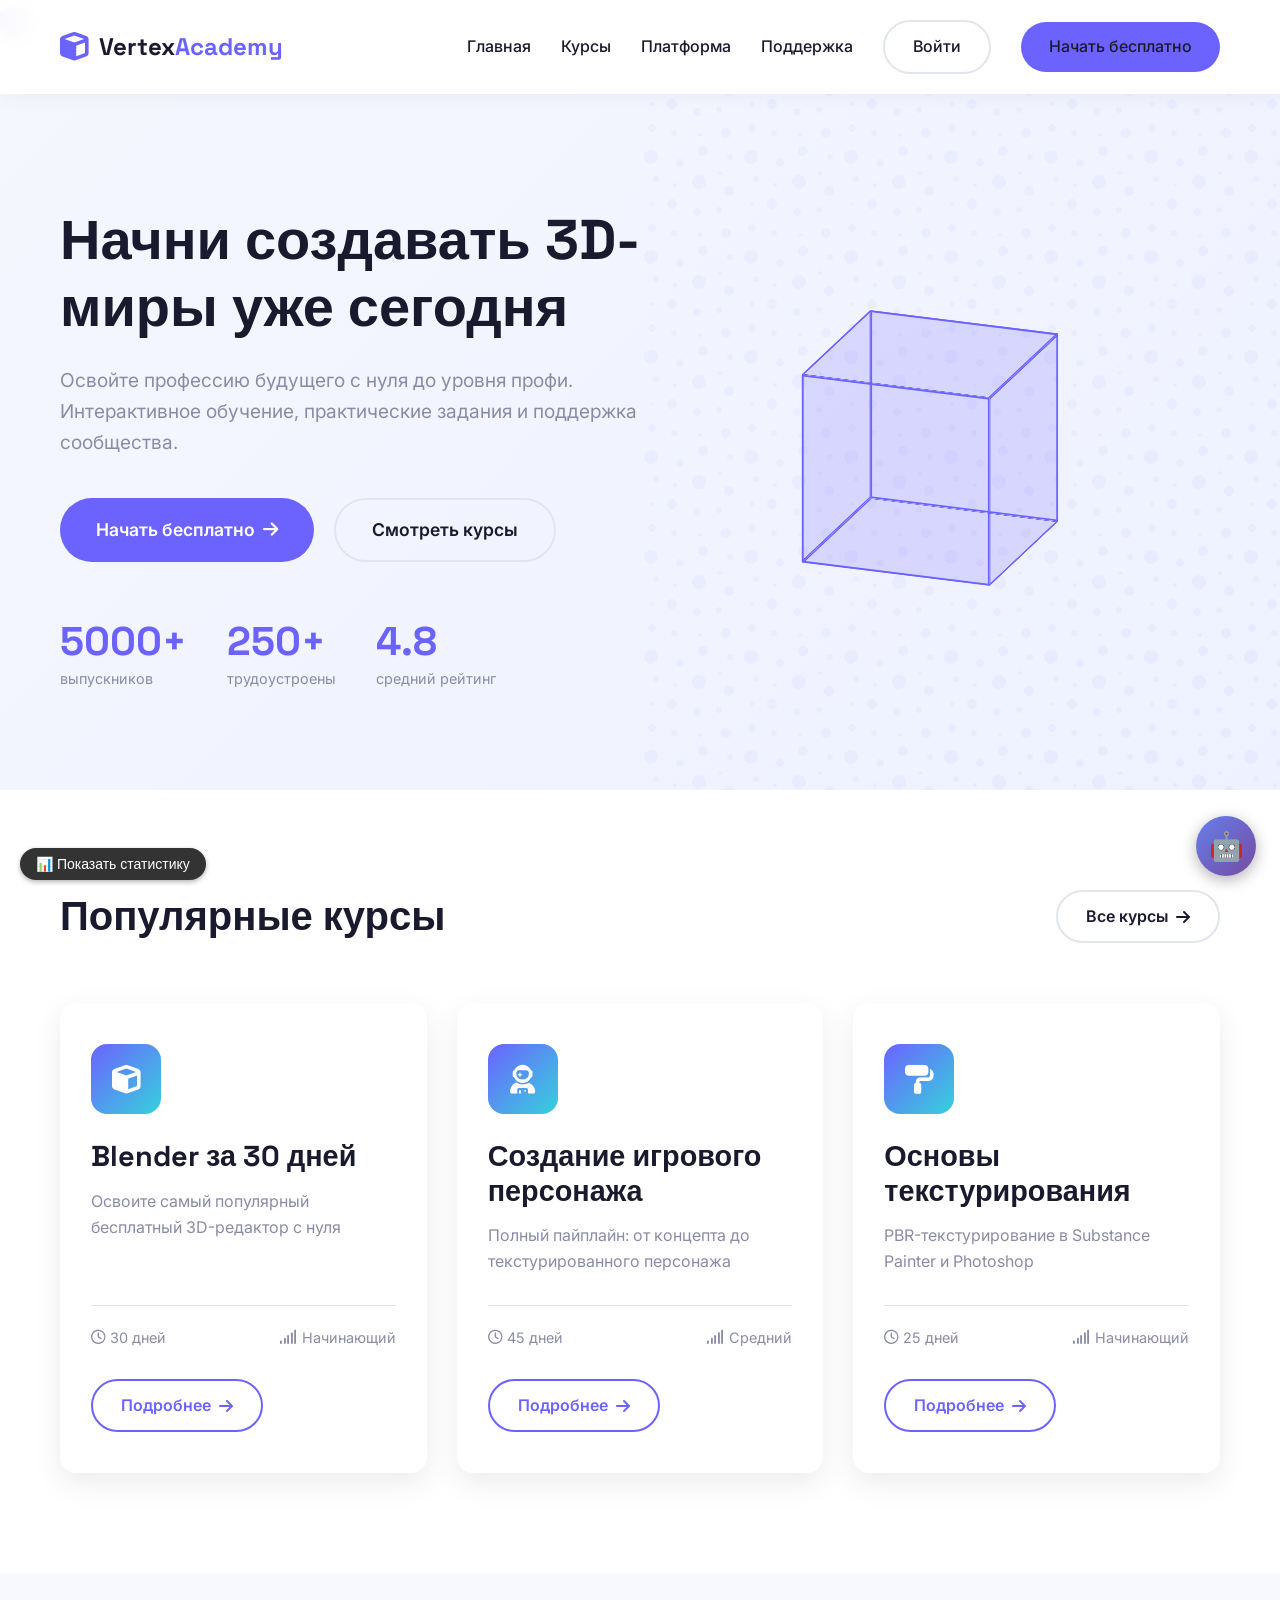
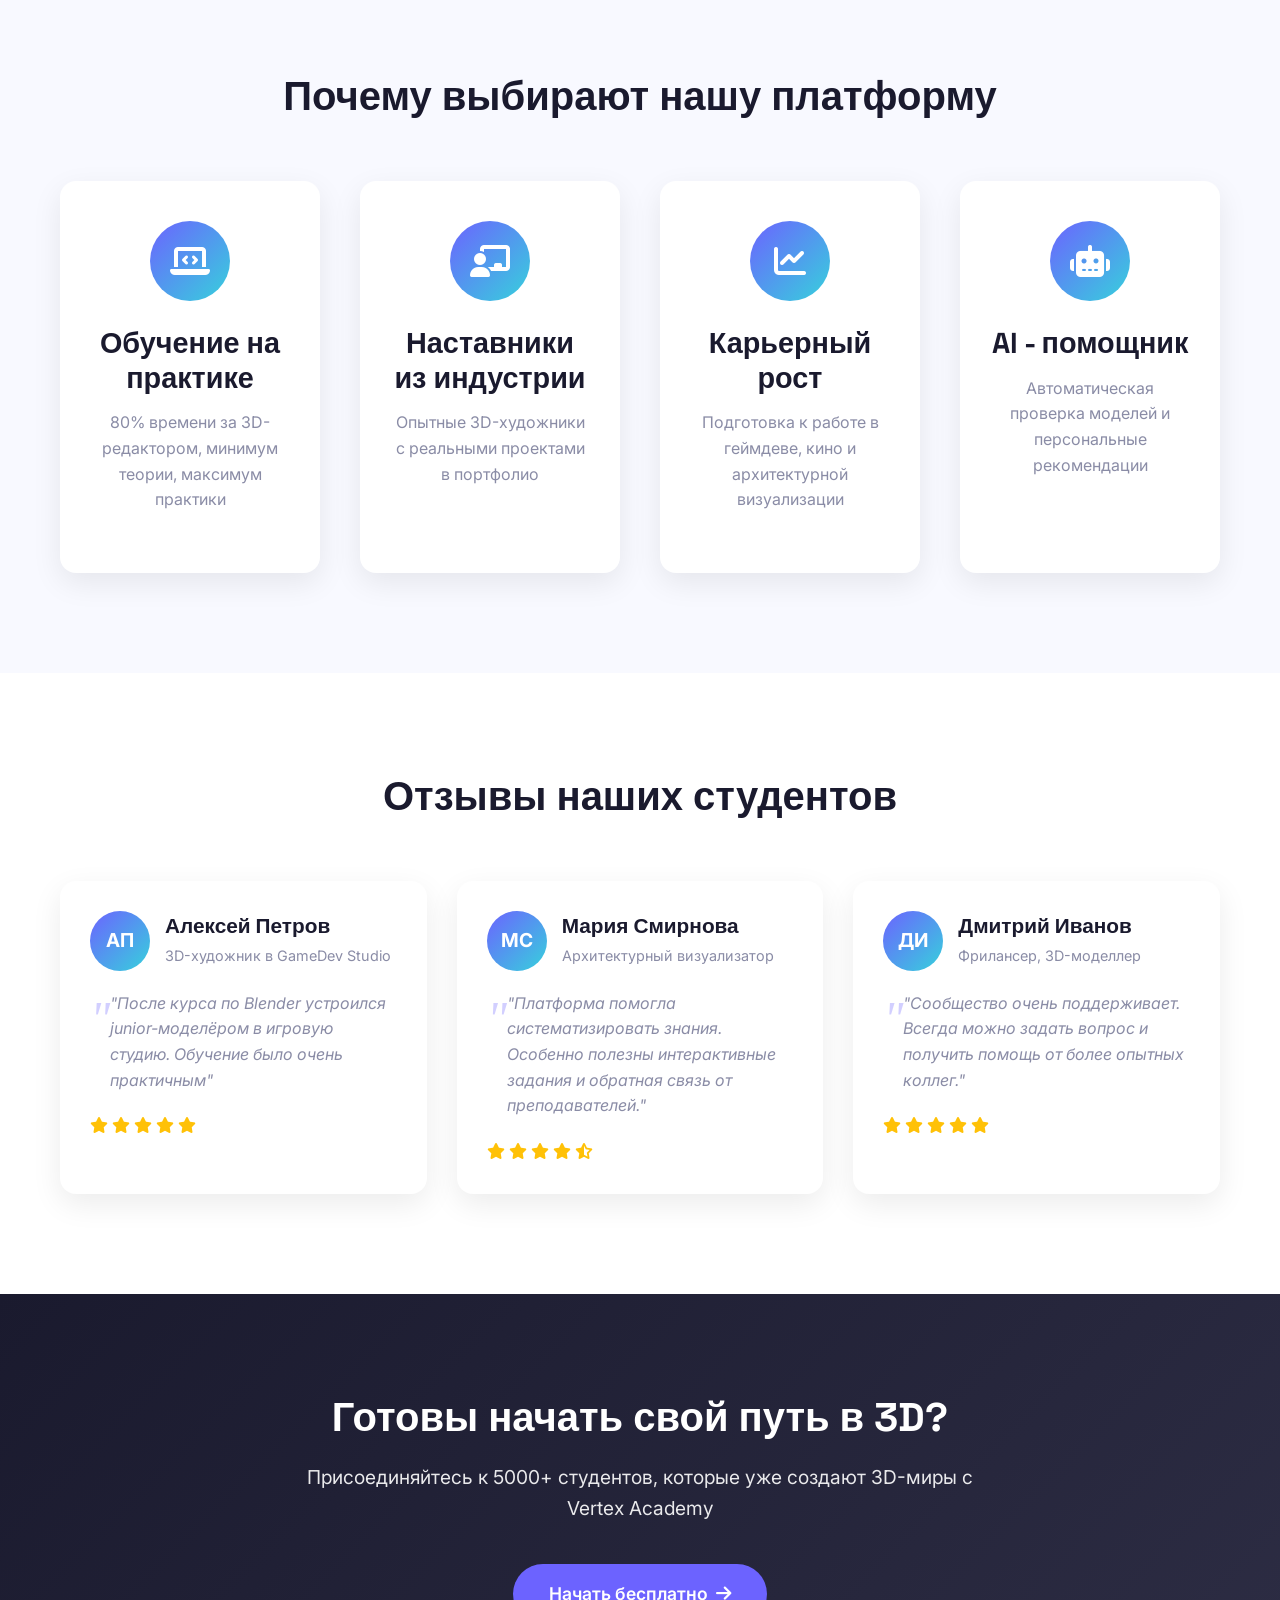
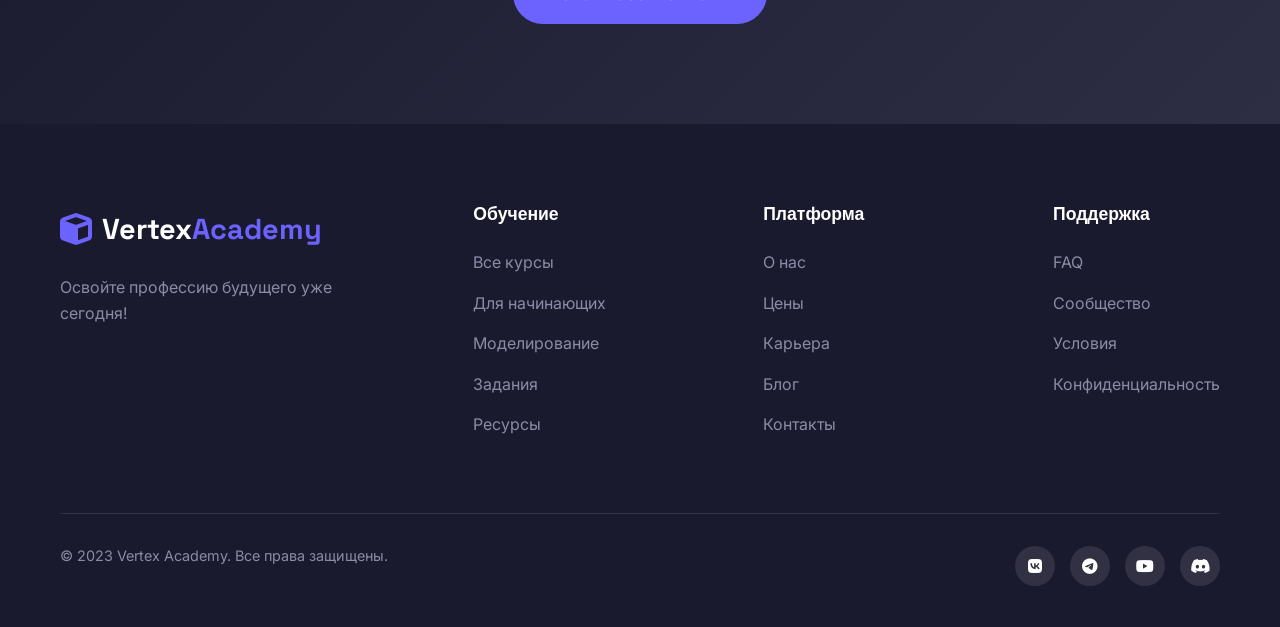
<file: index.html>
<!DOCTYPE html>
<html lang="ru">
<head>
    <meta charset="UTF-8">
    <meta name="viewport" content="width=device-width, initial-scale=1.0">
     <span class="logo-icon"><i class="fas fa-cube"></i></span>
    <title>Vertex Academy - Создание 3D-миров</title>
    <link rel="stylesheet" href="css/style.css">
    <link rel="stylesheet" href="css/responsive.css">
    <link rel="stylesheet" href="https://cdnjs.cloudflare.com/ajax/libs/font-awesome/6.4.0/css/all.min.css">
    <link rel="preconnect" href="https://fonts.googleapis.com">
    <link rel="preconnect" href="https://fonts.gstatic.com" crossorigin>
    <link href="https://fonts.googleapis.com/css2?family=Inter:wght@300;400;500;600;700;800&family=Space+Grotesk:wght@400;500;600;700&display=swap" rel="stylesheet">
    <!-- Подключение главного JS -->
<script src="js/main.js" defer></script>

<!-- Мета-теги безопасности и SEO -->
<meta name="description" content="Vertex Academy - обучение 3D-моделированию">
<meta http-equiv="Content-Security-Policy" content="default-src 'self'; script-src 'self' 'unsafe-inline'; style-src 'self' 'unsafe-inline';">
</head>
<body>
    <!-- Шапка и навигация -->
    <header class="header">
        <div class="container">
            <nav class="nav">
                <div class="logo">
                    <a href="index.html">
                        <span class="logo-icon"><i class="fas fa-cube"></i></span>
                        <span class="logo-text">Vertex<span class="logo-accent">Academy</span></span>
                    </a>
                </div>
                
                <ul class="nav-menu">
                    <li><a href="index.html">Главная</a></li>
                    <li><a href="courses.html">Курсы</a></li>
                    <li><a href="platform.html">Платформа</a></li>
                    <li><a href="support.html">Поддержка</a></li>
                    <li><a href="login.html" class="btn btn-outline">Войти</a></li>
                    <li><a href="#" class="btn btn-primary">Начать бесплатно</a></li>
                </ul>
                
                <button class="nav-toggle" id="navToggle">
                    <i class="fas fa-bars"></i>
                </button>
            </nav>
        </div>
    </header>

    <!-- Герой секция -->
    <section class="hero">
        <div class="container">
            <div class="hero-content">
                <h1 class="hero-title">Начни создавать 3D-миры уже сегодня</h1>
                <p class="hero-description">Освойте профессию будущего с нуля до уровня профи. Интерактивное обучение, практические задания и поддержка сообщества.</p>
                
                <div class="hero-buttons">
                    <a href="#" class="btn btn-primary btn-large">
                        <span>Начать бесплатно</span>
                        <i class="fas fa-arrow-right"></i>
                    </a>
                    <a href="courses.html" class="btn btn-outline btn-large">Смотреть курсы</a>
                </div>
                
                <div class="hero-stats">
                    <div class="stat">
                        <span class="stat-number">5000+</span>
                        <span class="stat-label">выпускников</span>
                    </div>
                    <div class="stat">
                        <span class="stat-number">250+</span>
                        <span class="stat-label">трудоустроены</span>
                    </div>
                    <div class="stat">
                        <span class="stat-number">4.8</span>
                        <span class="stat-label">средний рейтинг</span>
                    </div>
                </div>
            </div>
            
            <div class="hero-visual">
                <div class="cube">
                    <div class="cube-face cube-front"></div>
                    <div class="cube-face cube-back"></div>
                    <div class="cube-face cube-left"></div>
                    <div class="cube-face cube-right"></div>
                    <div class="cube-face cube-top"></div>
                    <div class="cube-face cube-bottom"></div>
                </div>
            </div>
        </div>
    </section>

    <!-- Популярные курсы -->
    <section class="courses" id="courses">
        <div class="container">
            <div class="section-header">
                <h2 class="section-title">Популярные курсы</h2>
                <a href="courses.html" class="btn btn-outline">Все курсы <i class="fas fa-arrow-right"></i></a>
            </div>
            
            <div class="courses-grid">
                <div class="course-card">
                    <div class="course-icon">
                        <i class="fas fa-cube"></i>
                    </div>
                    <h3 class="course-title">Blender за 30 дней</h3>
                    <p class="course-description">Освоите самый популярный бесплатный 3D-редактор с нуля</p>
                    <div class="course-meta">
                        <span class="course-duration"><i class="far fa-clock"></i> 30 дней</span>
                        <span class="course-level"><i class="fas fa-signal"></i> Начинающий</span>
                    </div>
                    <a href="course-blender.html" class="btn btn-secondary">Подробнее <i class="fas fa-arrow-right"></i></a>
                </div>
                
                <div class="course-card">
                    <div class="course-icon">
                        <i class="fas fa-user-astronaut"></i>
                    </div>
                    <h3 class="course-title">Создание игрового персонажа</h3>
                    <p class="course-description">Полный пайплайн: от концепта до текстурированного персонажа</p>
                    <div class="course-meta">
                        <span class="course-duration"><i class="far fa-clock"></i> 45 дней</span>
                        <span class="course-level"><i class="fas fa-signal"></i> Средний</span>
                    </div>
                    <a href="course-character.html" class="btn btn-secondary">Подробнее <i class="fas fa-arrow-right"></i></a>
                </div>
                
                <div class="course-card">
                    <div class="course-icon">
                        <i class="fas fa-paint-roller"></i>
                    </div>
                    <h3 class="course-title">Основы текстурирования</h3>
                    <p class="course-description">PBR-текстурирование в Substance Painter и Photoshop</p>
                    <div class="course-meta">
                        <span class="course-duration"><i class="far fa-clock"></i> 25 дней</span>
                        <span class="course-level"><i class="fas fa-signal"></i> Начинающий</span>
                    </div>
                    <a href="course-texturing.html" class="btn btn-secondary">Подробнее <i class="fas fa-arrow-right"></i></a>
                </div>
            </div>
        </div>
    </section>

    <!-- Почему выбирают нашу платформу -->
    <section class="features" id="features">
        <div class="container">
            <h2 class="section-title">Почему выбирают нашу платформу</h2>
            
            <div class="features-grid">
                <div class="feature-card">
                    <div class="feature-icon">
                        <i class="fas fa-laptop-code"></i>
                    </div>
                    <h3 class="feature-title">Обучение на практике</h3>
                    <p class="feature-description">80% времени за 3D-редактором, минимум теории, максимум практики</p>
                </div>
                
                <div class="feature-card">
                    <div class="feature-icon">
                        <i class="fas fa-chalkboard-teacher"></i>
                    </div>
                    <h3 class="feature-title">Наставники из индустрии</h3>
                    <p class="feature-description">Опытные 3D-художники с реальными проектами в портфолио</p>
                </div>
                
                <div class="feature-card">
                    <div class="feature-icon">
                        <i class="fas fa-chart-line"></i>
                    </div>
                    <h3 class="feature-title">Карьерный рост</h3>
                    <p class="feature-description">Подготовка к работе в геймдеве, кино и архитектурной визуализации</p>
                </div>
                
                <div class="feature-card">
                    <div class="feature-icon">
                        <i class="fas fa-robot"></i>
                    </div>
                    <h3 class="feature-title">AI - помощник</h3>
                    <p class="feature-description">Автоматическая проверка моделей и персональные рекомендации</p>
                </div>
            </div>
        </div>
    </section>

    <!-- Отзывы студентов -->
    <section class="reviews" id="reviews">
        <div class="container">
            <h2 class="section-title">Отзывы наших студентов</h2>
            
            <div class="reviews-grid">
                <div class="review-card">
                    <div class="review-header">
                        <div class="review-avatar">
                            <span>АП</span>
                        </div>
                        <div class="review-author">
                            <h4 class="review-name">Алексей Петров</h4>
                            <p class="review-position">3D-художник в GameDev Studio</p>
                        </div>
                    </div>
                    <p class="review-text">"После курса по Blender устроился junior-моделёром в игровую студию. Обучение было очень практичным"</p>
                    <div class="review-rating">
                        <i class="fas fa-star"></i>
                        <i class="fas fa-star"></i>
                        <i class="fas fa-star"></i>
                        <i class="fas fa-star"></i>
                        <i class="fas fa-star"></i>
                    </div>
                </div>
                
                <div class="review-card">
                    <div class="review-header">
                        <div class="review-avatar">
                            <span>МС</span>
                        </div>
                        <div class="review-author">
                            <h4 class="review-name">Мария Смирнова</h4>
                            <p class="review-position">Архитектурный визуализатор</p>
                        </div>
                    </div>
                    <p class="review-text">"Платформа помогла систематизировать знания. Особенно полезны интерактивные задания и обратная связь от преподавателей."</p>
                    <div class="review-rating">
                        <i class="fas fa-star"></i>
                        <i class="fas fa-star"></i>
                        <i class="fas fa-star"></i>
                        <i class="fas fa-star"></i>
                        <i class="fas fa-star-half-alt"></i>
                    </div>
                </div>
                
                <div class="review-card">
                    <div class="review-header">
                        <div class="review-avatar">
                            <span>ДИ</span>
                        </div>
                        <div class="review-author">
                            <h4 class="review-name">Дмитрий Иванов</h4>
                            <p class="review-position">Фрилансер, 3D-моделлер</p>
                        </div>
                    </div>
                    <p class="review-text">"Сообщество очень поддерживает. Всегда можно задать вопрос и получить помощь от более опытных коллег."</p>
                    <div class="review-rating">
                        <i class="fas fa-star"></i>
                        <i class="fas fa-star"></i>
                        <i class="fas fa-star"></i>
                        <i class="fas fa-star"></i>
                        <i class="fas fa-star"></i>
                    </div>
                </div>
            </div>
        </div>
    </section>

    <!-- CTA секция -->
    <section class="cta">
        <div class="container">
            <div class="cta-content">
                <h2 class="cta-title">Готовы начать свой путь в 3D?</h2>
                <p class="cta-description">Присоединяйтесь к 5000+ студентов, которые уже создают 3D-миры с Vertex Academy</p>
                <a href="#" class="btn btn-primary btn-large">
                    <span>Начать бесплатно</span>
                    <i class="fas fa-arrow-right"></i>
                </a>
            </div>
        </div>
    </section>

    <!-- Футер -->
    <footer class="footer" id="platform">
        <div class="container">
            <div class="footer-content">
                <div class="footer-logo">
                    <a href="index.html">
                        <span class="logo-icon"><i class="fas fa-cube"></i></span>
                        <span class="logo-text">Vertex<span class="logo-accent">Academy</span></span>
                    </a>
                    <p class="footer-tagline">Освойте профессию будущего уже сегодня!</p>
                </div>
                
                <div class="footer-links">
                    <div class="footer-column">
                        <h4 class="footer-title">Обучение</h4>
                        <ul class="footer-list">
                            <li><a href="courses.html">Все курсы</a></li>
                            <li><a href="courses.html#beginner">Для начинающих</a></li>
                            <li><a href="courses.html#modeling">Моделирование</a></li>
                            <li><a href="platform.html#tasks">Задания</a></li>
                            <li><a href="platform.html#resources">Ресурсы</a></li>
                        </ul>
                    </div>
                    
                    <div class="footer-column">
                        <h4 class="footer-title">Платформа</h4>
                        <ul class="footer-list">
                            <li><a href="platform.html">О нас</a></li>
                            <li><a href="platform.html#pricing">Цены</a></li>
                            <li><a href="platform.html#career">Карьера</a></li>
                            <li><a href="platform.html#blog">Блог</a></li>
                            <li><a href="platform.html#contacts">Контакты</a></li>
                        </ul>
                    </div>
                    
                    <div class="footer-column">
                        <h4 class="footer-title">Поддержка</h4>
                        <ul class="footer-list">
                            <li><a href="support.html">FAQ</a></li>
                            <li><a href="support.html#community">Сообщество</a></li>
                            <li><a href="support.html#terms">Условия</a></li>
                            <li><a href="support.html#privacy">Конфиденциальность</a></li>
                        </ul>
                    </div>
                </div>
            </div>
            
            <div class="footer-bottom">
                <p class="copyright">&copy; 2023 Vertex Academy. Все права защищены.</p>
                <div class="social-links">
                    <a href="#"><i class="fab fa-vk"></i></a>
                    <a href="#"><i class="fab fa-telegram"></i></a>
                    <a href="#"><i class="fab fa-youtube"></i></a>
                    <a href="#"><i class="fab fa-discord"></i></a>
                </div>
            </div>
        </div>
    </footer>

    <!-- JavaScript -->
    <script src="js/main.js"></script>
    <!-- Кнопка для показа статистики -->
<div style="position: fixed; bottom: 20px; left: 20px; z-index: 9999;">
    <button onclick="showStatsPanel()" style="background: #333; color: white; border: none; padding: 8px 16px; border-radius: 20px; cursor: pointer; font-size: 14px; box-shadow: 0 2px 5px rgba(0,0,0,0.3);">
        📊 Показать статистику
    </button>
</div>

<script>
function showStatsPanel() {
    // Создаем панель статистики
    let panel = document.getElementById('statsPanel');
    if(panel) {
        panel.remove();
        return;
    }
    
    panel = document.createElement('div');
    panel.id = 'statsPanel';
    panel.style.cssText = `
        position: fixed;
        top: 50%;
        left: 50%;
        transform: translate(-50%, -50%);
        background: #1a1a2e;
        color: white;
        padding: 20px;
        border-radius: 16px;
        border: 2px solid #667eea;
        z-index: 10000;
        max-width: 500px;
        max-height: 80vh;
        overflow: auto;
        font-family: monospace;
        font-size: 14px;
        box-shadow: 0 10px 30px rgba(0,0,0,0.5);
    `;
    
    // Получаем статистику
    const stats = localStorage.getItem('vertex_academy_stats');
    let statsText = 'Нет данных';
    if(stats) {
        try {
            const data = JSON.parse(stats);
            statsText = `
                <h3>📊 Статистика Vertex Academy</h3>
                <hr>
                <p><strong>📈 Общая статистика:</strong></p>
                <ul>
                    <li>Нажатий "Начать": ${data.totalClicksOnStart || 0}</li>
                    <li>Отправлено форм: ${data.feedbacksSent || 0}</li>
                    <li>Запросов к AI: ${data.aiQueries || 0}</li>
                </ul>
                <p><strong>📚 Просмотры курсов:</strong></p>
                <ul>
                    ${Object.entries(data.courseViews || {}).map(([course, count]) => `<li>${course}: ${count}</li>`).join('') || '<li>Нет данных</li>'}
                </ul>
                <p><strong>📄 Посещения страниц:</strong></p>
                <ul>
                    ${Object.entries(data.pageVisits || {}).map(([page, count]) => `<li>${page}: ${count}</li>`).join('') || '<li>Нет данных</li>'}
                </ul>
                <button onclick="this.parentElement.parentElement.remove()" style="margin-top: 15px; padding: 5px 15px; background: #667eea; border: none; border-radius: 8px; color: white; cursor: pointer;">Закрыть</button>
            `;
        } catch(e) {
            statsText = 'Ошибка чтения данных';
        }
    }
    
    panel.innerHTML = statsText;
    document.body.appendChild(panel);
}
</script>
</body>

</html>
</file>
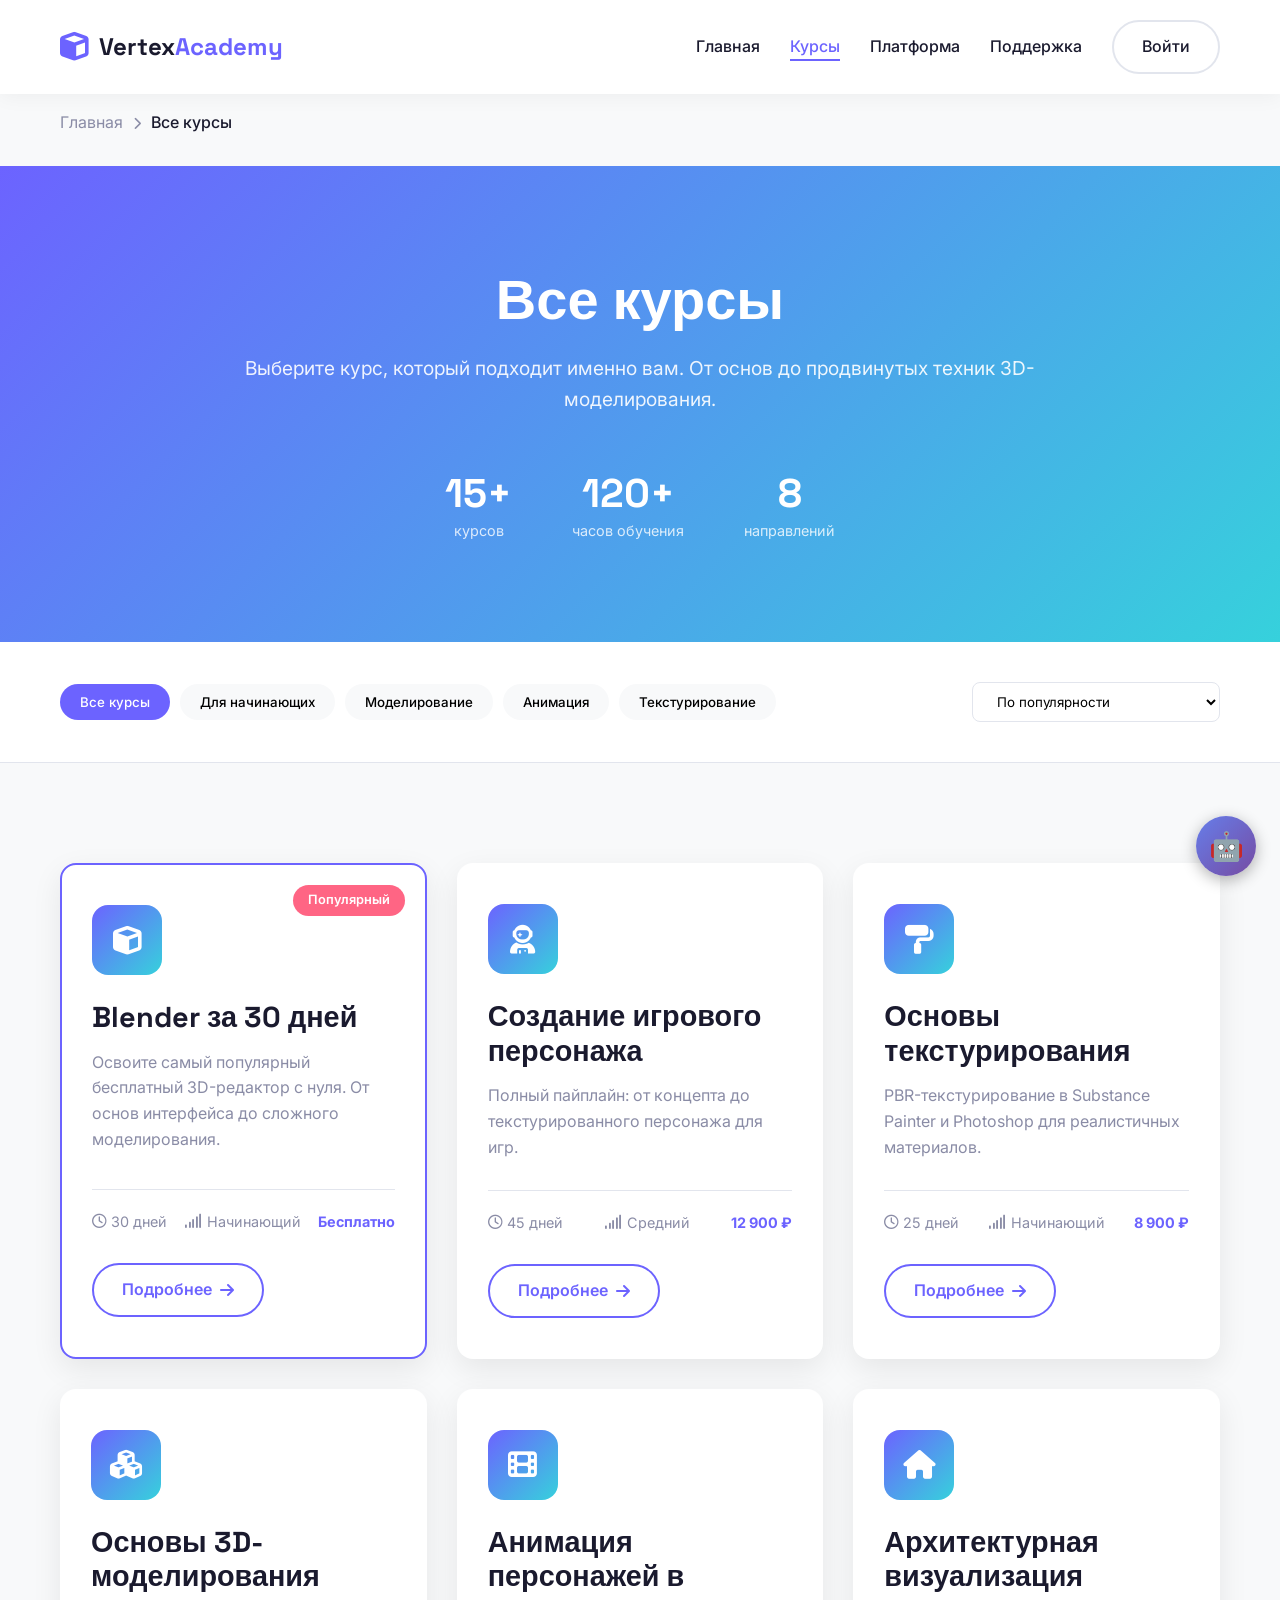
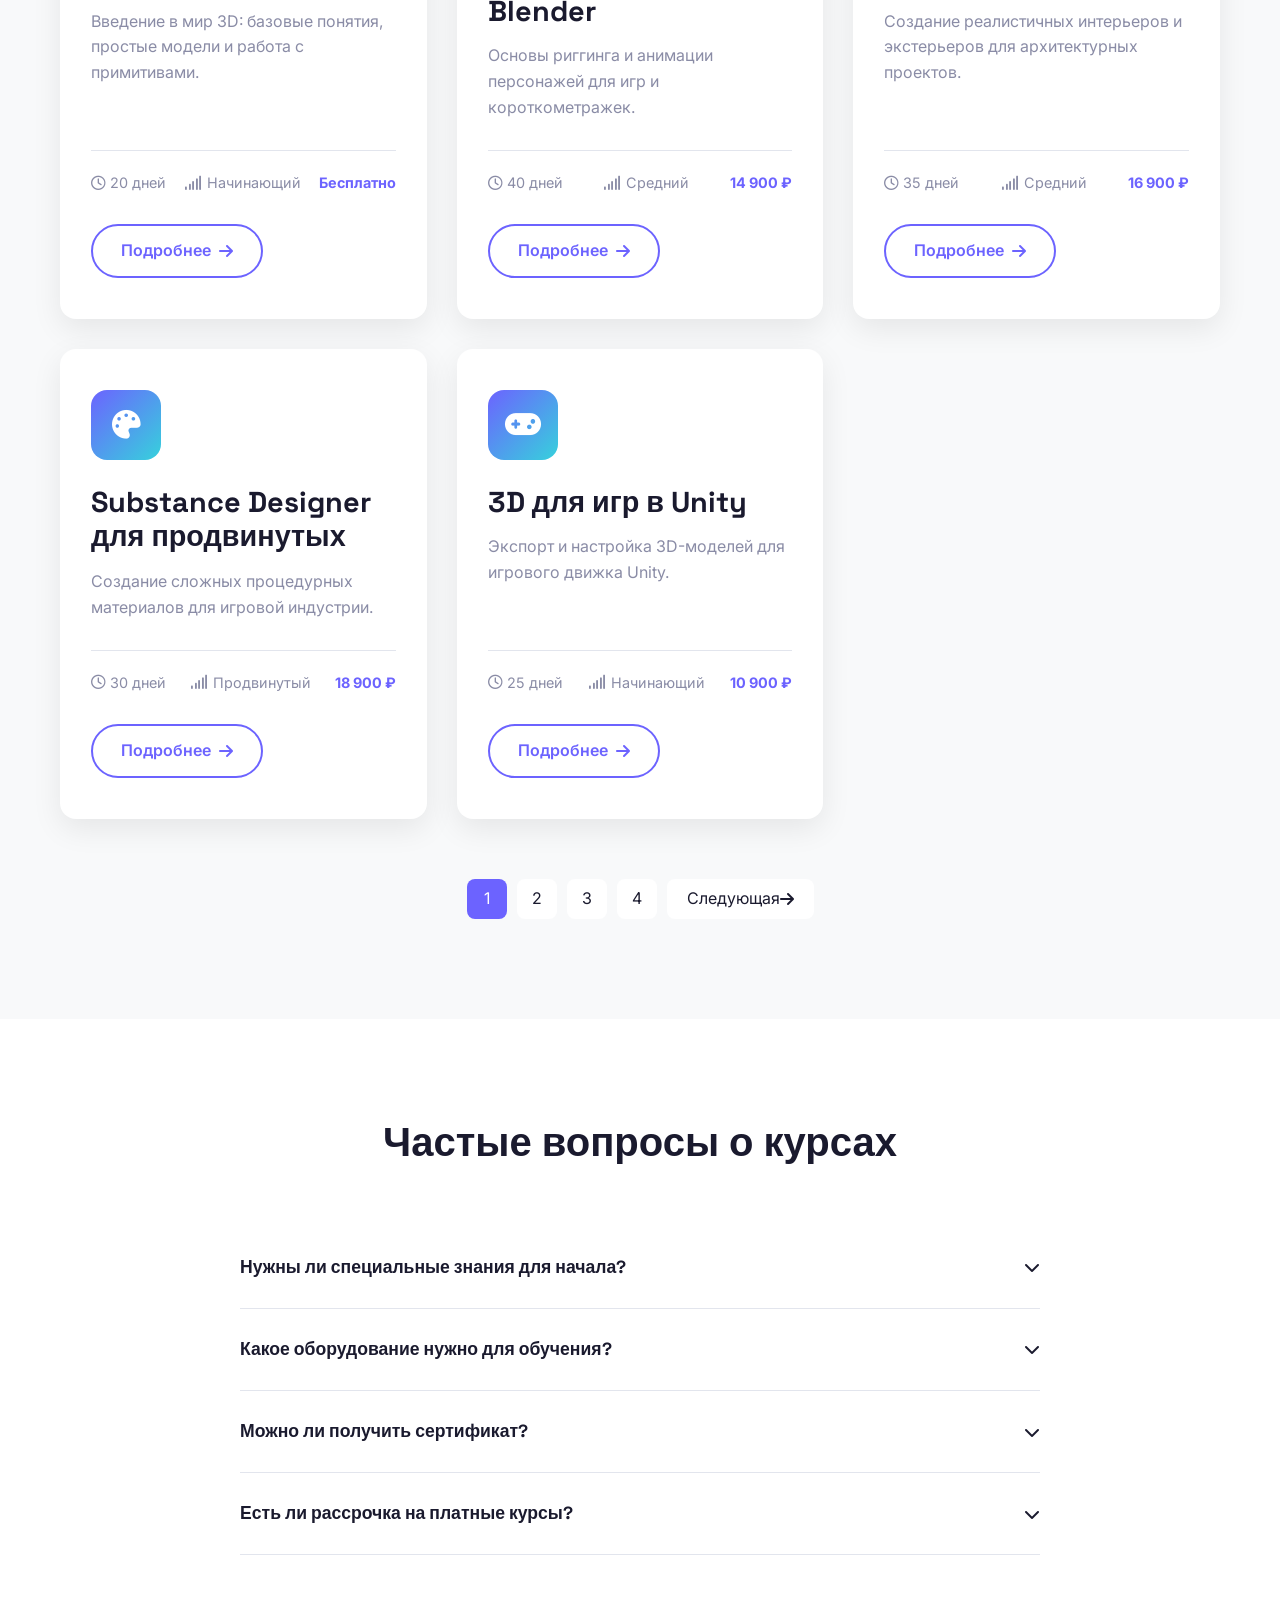
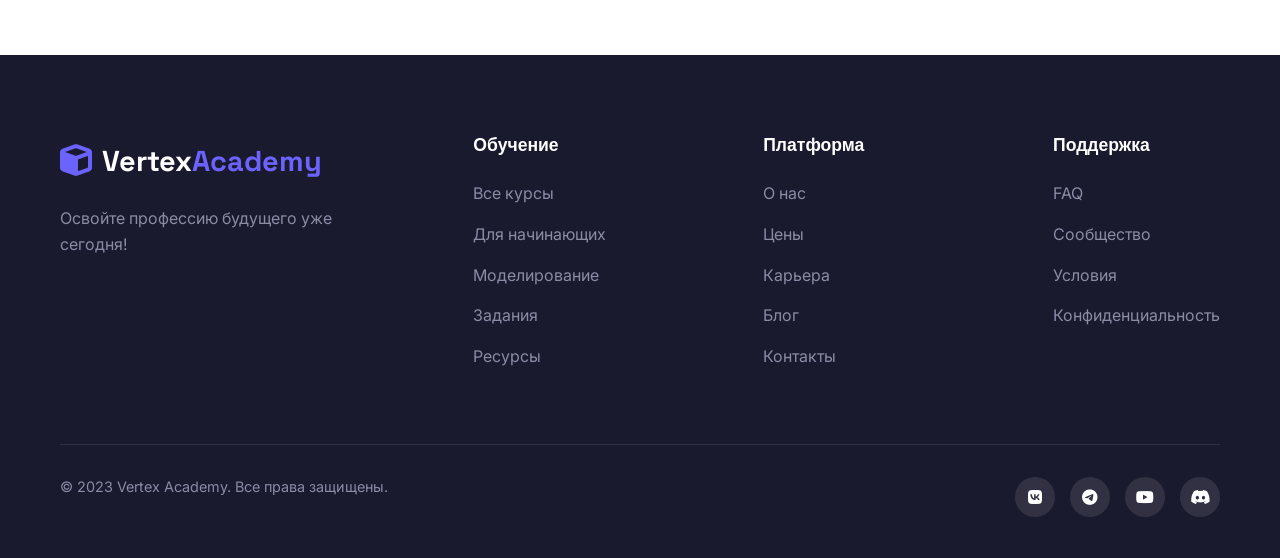
<file: courses.html>
<!DOCTYPE html>
<html lang="ru">
<head>
    <meta charset="UTF-8">
    <meta name="viewport" content="width=device-width, initial-scale=1.0">
    <title>Все курсы - Vertex Academy</title>
    <link rel="stylesheet" href="css/style.css">
    <link rel="stylesheet" href="css/responsive.css">
    <link rel="stylesheet" href="css/courses.css">
    <link rel="stylesheet" href="https://cdnjs.cloudflare.com/ajax/libs/font-awesome/6.4.0/css/all.min.css">
    <link rel="preconnect" href="https://fonts.googleapis.com">
    <link rel="preconnect" href="https://fonts.gstatic.com" crossorigin>
    <link href="https://fonts.googleapis.com/css2?family=Inter:wght@300;400;500;600;700;800&family=Space+Grotesk:wght@400;500;600;700&display=swap" rel="stylesheet">
</head>
<body>
    <!-- Шапка и навигация -->
    <header class="header">
        <div class="container">
            <nav class="nav">
                <div class="logo">
                    <a href="index.html">
                        <span class="logo-icon"><i class="fas fa-cube"></i></span>
                        <span class="logo-text">Vertex<span class="logo-accent">Academy</span></span>
                    </a>
                </div>
                
                <ul class="nav-menu">
                    <li><a href="index.html">Главная</a></li>
                    <li><a href="courses.html" class="active">Курсы</a></li>
                    <li><a href="platform.html">Платформа</a></li>
                    <li><a href="support.html">Поддержка</a></li>
                    <li><a href="#" class="btn btn-outline">Войти</a></li>
                </ul>
                
                <button class="nav-toggle" id="navToggle">
                    <i class="fas fa-bars"></i>
                </button>
            </nav>
        </div>
    </header>

    <!-- Хлебные крошки -->
    <section class="breadcrumbs">
        <div class="container">
            <nav class="breadcrumb-nav">
                <a href="index.html">Главная</a>
                <span><i class="fas fa-chevron-right"></i></span>
                <span class="current">Все курсы</span>
            </nav>
        </div>
    </section>

    <!-- Герой секция курсов -->
    <section class="page-hero">
        <div class="container">
            <div class="page-hero-content">
                <h1 class="page-hero-title">Все курсы</h1>
                <p class="page-hero-description">Выберите курс, который подходит именно вам. От основ до продвинутых техник 3D-моделирования.</p>
                
                <div class="page-hero-stats">
                    <div class="stat">
                        <span class="stat-number">15+</span>
                        <span class="stat-label">курсов</span>
                    </div>
                    <div class="stat">
                        <span class="stat-number">120+</span>
                        <span class="stat-label">часов обучения</span>
                    </div>
                    <div class="stat">
                        <span class="stat-number">8</span>
                        <span class="stat-label">направлений</span>
                    </div>
                </div>
            </div>
        </div>
    </section>

    <!-- Фильтры курсов -->
    <section class="course-filters">
        <div class="container">
            <div class="filters-container">
                <div class="filter-tabs">
                    <button class="filter-tab active" data-filter="all">Все курсы</button>
                    <button class="filter-tab" data-filter="beginner" id="beginner">Для начинающих</button>
                    <button class="filter-tab" data-filter="modeling" id="modeling">Моделирование</button>
                    <button class="filter-tab" data-filter="animation">Анимация</button>
                    <button class="filter-tab" data-filter="texturing">Текстурирование</button>
                </div>
                
                <div class="filter-sort">
                    <select id="sortSelect" class="sort-select">
                        <option value="popular">По популярности</option>
                        <option value="new">Сначала новые</option>
                        <option value="price-low">По цене (сначала дешевые)</option>
                        <option value="price-high">По цене (сначала дорогие)</option>
                        <option value="duration">По длительности</option>
                    </select>
                </div>
            </div>
        </div>
    </section>

    <!-- Все курсы -->
    <section class="all-courses">
        <div class="container">
            <div class="courses-grid extended">
                <!-- Курс 1 -->
                <div class="course-card featured" data-category="beginner modeling">
                    <div class="course-badge">Популярный</div>
                    <div class="course-icon">
                        <i class="fas fa-cube"></i>
                    </div>
                    <h3 class="course-title">Blender за 30 дней</h3>
                    <p class="course-description">Освоите самый популярный бесплатный 3D-редактор с нуля. От основ интерфейса до сложного моделирования.</p>
                    <div class="course-meta">
                        <span class="course-duration"><i class="far fa-clock"></i> 30 дней</span>
                        <span class="course-level"><i class="fas fa-signal"></i> Начинающий</span>
                        <span class="course-price">Бесплатно</span>
                    </div>
                    <a href="course-blender.html" class="btn btn-secondary">Подробнее <i class="fas fa-arrow-right"></i></a>
                </div>
                
                <!-- Курс 2 -->
                <div class="course-card" data-category="modeling">
                    <div class="course-icon">
                        <i class="fas fa-user-astronaut"></i>
                    </div>
                    <h3 class="course-title">Создание игрового персонажа</h3>
                    <p class="course-description">Полный пайплайн: от концепта до текстурированного персонажа для игр.</p>
                    <div class="course-meta">
                        <span class="course-duration"><i class="far fa-clock"></i> 45 дней</span>
                        <span class="course-level"><i class="fas fa-signal"></i> Средний</span>
                        <span class="course-price">12 900 ₽</span>
                    </div>
                    <a href="course-character.html" class="btn btn-secondary">Подробнее <i class="fas fa-arrow-right"></i></a>
                </div>
                
                <!-- Курс 3 -->
                <div class="course-card" data-category="texturing">
                    <div class="course-icon">
                        <i class="fas fa-paint-roller"></i>
                    </div>
                    <h3 class="course-title">Основы текстурирования</h3>
                    <p class="course-description">PBR-текстурирование в Substance Painter и Photoshop для реалистичных материалов.</p>
                    <div class="course-meta">
                        <span class="course-duration"><i class="far fa-clock"></i> 25 дней</span>
                        <span class="course-level"><i class="fas fa-signal"></i> Начинающий</span>
                        <span class="course-price">8 900 ₽</span>
                    </div>
                    <a href="course-texturing.html" class="btn btn-secondary">Подробнее <i class="fas fa-arrow-right"></i></a>
                </div>
                
                <!-- Курс 4 -->
                <div class="course-card" data-category="beginner">
                    <div class="course-icon">
                        <i class="fas fa-cubes"></i>
                    </div>
                    <h3 class="course-title">Основы 3D-моделирования</h3>
                    <p class="course-description">Введение в мир 3D: базовые понятия, простые модели и работа с примитивами.</p>
                    <div class="course-meta">
                        <span class="course-duration"><i class="far fa-clock"></i> 20 дней</span>
                        <span class="course-level"><i class="fas fa-signal"></i> Начинающий</span>
                        <span class="course-price">Бесплатно</span>
                    </div>
                    <a href="course-basics.html" class="btn btn-secondary">Подробнее <i class="fas fa-arrow-right"></i></a>
                </div>
                
                <!-- Курс 5 -->
                <div class="course-card" data-category="animation">
                    <div class="course-icon">
                        <i class="fas fa-film"></i>
                    </div>
                    <h3 class="course-title">Анимация персонажей в Blender</h3>
                    <p class="course-description">Основы риггинга и анимации персонажей для игр и короткометражек.</p>
                    <div class="course-meta">
                        <span class="course-duration"><i class="far fa-clock"></i> 40 дней</span>
                        <span class="course-level"><i class="fas fa-signal"></i> Средний</span>
                        <span class="course-price">14 900 ₽</span>
                    </div>
                    <a href="course-animation.html" class="btn btn-secondary">Подробнее <i class="fas fa-arrow-right"></i></a>
                </div>
                
                <!-- Курс 6 -->
                <div class="course-card" data-category="modeling">
                    <div class="course-icon">
                        <i class="fas fa-home"></i>
                    </div>
                    <h3 class="course-title">Архитектурная визуализация</h3>
                    <p class="course-description">Создание реалистичных интерьеров и экстерьеров для архитектурных проектов.</p>
                    <div class="course-meta">
                        <span class="course-duration"><i class="far fa-clock"></i> 35 дней</span>
                        <span class="course-level"><i class="fas fa-signal"></i> Средний</span>
                        <span class="course-price">16 900 ₽</span>
                    </div>
                    <a href="course-archviz.html" class="btn btn-secondary">Подробнее <i class="fas fa-arrow-right"></i></a>
                </div>
                
                <!-- Курс 7 -->
                <div class="course-card" data-category="texturing">
                    <div class="course-icon">
                        <i class="fas fa-palette"></i>
                    </div>
                    <h3 class="course-title">Substance Designer для продвинутых</h3>
                    <p class="course-description">Создание сложных процедурных материалов для игровой индустрии.</p>
                    <div class="course-meta">
                        <span class="course-duration"><i class="far fa-clock"></i> 30 дней</span>
                        <span class="course-level"><i class="fas fa-signal"></i> Продвинутый</span>
                        <span class="course-price">18 900 ₽</span>
                    </div>
                    <a href="course-substance.html" class="btn btn-secondary">Подробнее <i class="fas fa-arrow-right"></i></a>
                </div>
                
                <!-- Курс 8 -->
                <div class="course-card" data-category="beginner">
                    <div class="course-icon">
                        <i class="fas fa-gamepad"></i>
                    </div>
                    <h3 class="course-title">3D для игр в Unity</h3>
                    <p class="course-description">Экспорт и настройка 3D-моделей для игрового движка Unity.</p>
                    <div class="course-meta">
                        <span class="course-duration"><i class="far fa-clock"></i> 25 дней</span>
                        <span class="course-level"><i class="fas fa-signal"></i> Начинающий</span>
                        <span class="course-price">10 900 ₽</span>
                    </div>
                    <a href="course-unity.html" class="btn btn-secondary">Подробнее <i class="fas fa-arrow-right"></i></a>
                </div>
            </div>
            
            <div class="pagination">
                <a href="#" class="page-link active">1</a>
                <a href="#" class="page-link">2</a>
                <a href="#" class="page-link">3</a>
                <a href="#" class="page-link">4</a>
                <a href="#" class="page-link next">Следующая <i class="fas fa-arrow-right"></i></a>
            </div>
        </div>
    </section>

    <!-- FAQ по курсам -->
    <section class="faq-section">
        <div class="container">
            <h2 class="section-title">Частые вопросы о курсах</h2>
            
            <div class="faq-grid">
                <div class="faq-item">
                    <div class="faq-question">
                        <h4>Нужны ли специальные знания для начала?</h4>
                        <i class="fas fa-chevron-down"></i>
                    </div>
                    <div class="faq-answer">
                        <p>Нет, большинство наших курсов рассчитаны на начинающих. Мы начинаем с самых основ и постепенно переходим к более сложным темам.</p>
                    </div>
                </div>
                
                <div class="faq-item">
                    <div class="faq-question">
                        <h4>Какое оборудование нужно для обучения?</h4>
                        <i class="fas fa-chevron-down"></i>
                    </div>
                    <div class="faq-answer">
                        <p>Достаточно компьютера с Windows, macOS или Linux. Для комфортной работы с 3D-редакторами рекомендуется иметь минимум 8 ГБ оперативной памяти и видеокарту с поддержкой OpenGL 3.3+.</p>
                    </div>
                </div>
                
                <div class="faq-item">
                    <div class="faq-question">
                        <h4>Можно ли получить сертификат?</h4>
                        <i class="fas fa-chevron-down"></i>
                    </div>
                    <div class="faq-answer">
                        <p>Да, по окончании каждого платного курса вы получите сертификат Vertex Academy, который можно добавить в портфолио или LinkedIn.</p>
                    </div>
                </div>
                
                <div class="faq-item">
                    <div class="faq-question">
                        <h4>Есть ли рассрочка на платные курсы?</h4>
                        <i class="fas fa-chevron-down"></i>
                    </div>
                    <div class="faq-answer">
                        <p>Да, мы предлагаем рассрочку на все курсы стоимостью от 5 000 рублей. Оформляется прямо на сайте при оплате.</p>
                    </div>
                </div>
            </div>
        </div>
    </section>

    <!-- Футер -->
    <footer class="footer">
        <div class="container">
            <div class="footer-content">
                <div class="footer-logo">
                    <a href="index.html">
                        <span class="logo-icon"><i class="fas fa-cube"></i></span>
                        <span class="logo-text">Vertex<span class="logo-accent">Academy</span></span>
                    </a>
                    <p class="footer-tagline">Освойте профессию будущего уже сегодня!</p>
                </div>
                
                <div class="footer-links">
                    <div class="footer-column">
                        <h4 class="footer-title">Обучение</h4>
                        <ul class="footer-list">
                            <li><a href="courses.html">Все курсы</a></li>
                            <li><a href="#beginner">Для начинающих</a></li>
                            <li><a href="#modeling">Моделирование</a></li>
                            <li><a href="platform.html#tasks">Задания</a></li>
                            <li><a href="platform.html#resources">Ресурсы</a></li>
                        </ul>
                    </div>
                    
                    <div class="footer-column">
                        <h4 class="footer-title">Платформа</h4>
                        <ul class="footer-list">
                            <li><a href="platform.html">О нас</a></li>
                            <li><a href="platform.html#pricing">Цены</a></li>
                            <li><a href="platform.html#career">Карьера</a></li>
                            <li><a href="platform.html#blog">Блог</a></li>
                            <li><a href="platform.html#contacts">Контакты</a></li>
                        </ul>
                    </div>
                    
                    <div class="footer-column">
                        <h4 class="footer-title">Поддержка</h4>
                        <ul class="footer-list">
                            <li><a href="support.html">FAQ</a></li>
                            <li><a href="support.html#community">Сообщество</a></li>
                            <li><a href="support.html#terms">Условия</a></li>
                            <li><a href="support.html#privacy">Конфиденциальность</a></li>
                        </ul>
                    </div>
                </div>
            </div>
            
            <div class="footer-bottom">
                <p class="copyright">&copy; 2023 Vertex Academy. Все права защищены.</p>
                <div class="social-links">
                    <a href="#"><i class="fab fa-vk"></i></a>
                    <a href="#"><i class="fab fa-telegram"></i></a>
                    <a href="#"><i class="fab fa-youtube"></i></a>
                    <a href="#"><i class="fab fa-discord"></i></a>
                </div>
            </div>
        </div>
    </footer>

    <!-- JavaScript -->
    <script src="js/main.js"></script>
    <script src="js/courses.js"></script>
</body>
</html>
</file>
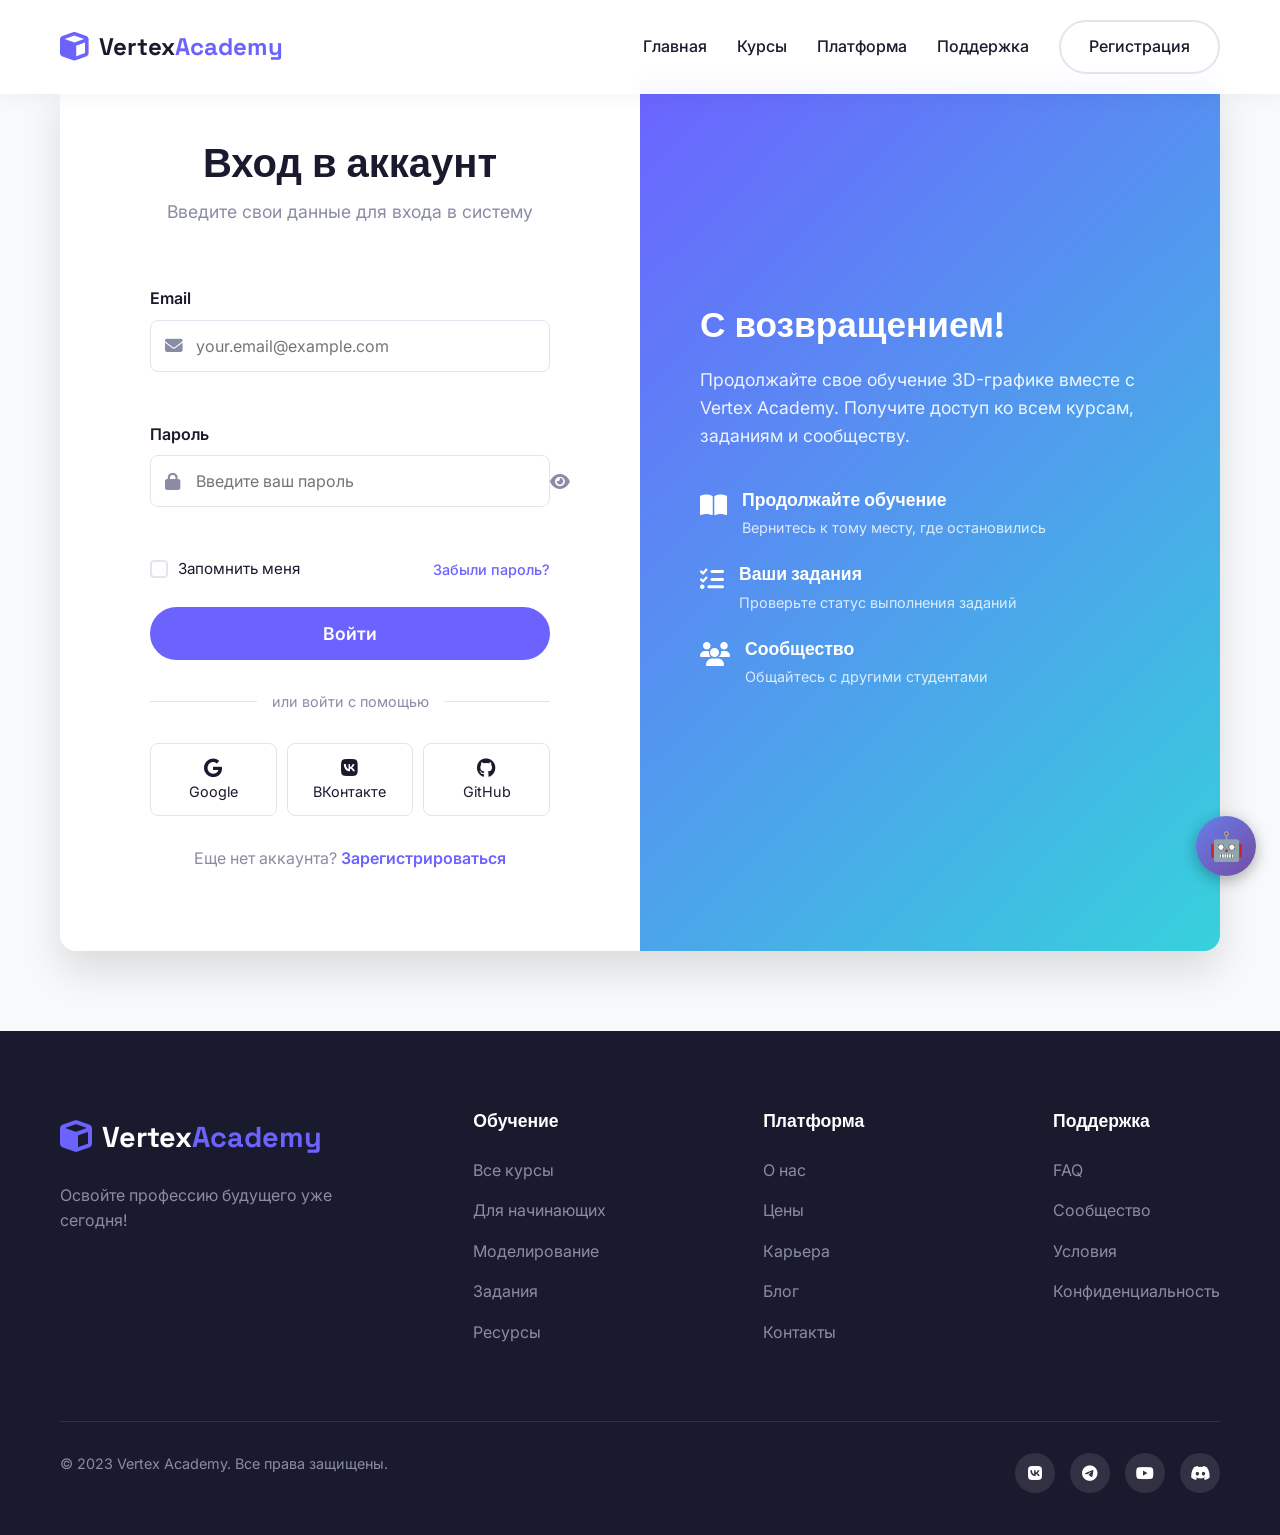
<file: login.html>
<!DOCTYPE html>
<html lang="ru">
<head>
    <meta charset="UTF-8">
    <meta name="viewport" content="width=device-width, initial-scale=1.0">
    <title>Вход - Vertex Academy</title>
    <link rel="stylesheet" href="css/style.css">
    <link rel="stylesheet" href="css/responsive.css">
    <link rel="stylesheet" href="css/auth.css">
    <link rel="stylesheet" href="https://cdnjs.cloudflare.com/ajax/libs/font-awesome/6.4.0/css/all.min.css">
    <link rel="preconnect" href="https://fonts.googleapis.com">
    <link rel="preconnect" href="https://fonts.gstatic.com" crossorigin>
    <link href="https://fonts.googleapis.com/css2?family=Inter:wght@300;400;500;600;700;800&family=Space+Grotesk:wght@400;500;600;700&display=swap" rel="stylesheet">
</head>
<body class="auth-page">
    <!-- Шапка -->
    <header class="header">
        <div class="container">
            <nav class="nav">
                <div class="logo">
                    <a href="index.html">
                        <span class="logo-icon"><i class="fas fa-cube"></i></span>
                        <span class="logo-text">Vertex<span class="logo-accent">Academy</span></span>
                    </a>
                </div>
                
                <ul class="nav-menu">
                    <li><a href="index.html">Главная</a></li>
                    <li><a href="courses.html">Курсы</a></li>
                    <li><a href="platform.html">Платформа</a></li>
                    <li><a href="support.html">Поддержка</a></li>
                    <li><a href="register.html" class="btn btn-outline">Регистрация</a></li>
                </ul>
                
                <button class="nav-toggle" id="navToggle">
                    <i class="fas fa-bars"></i>
                </button>
            </nav>
        </div>
    </header>

    <!-- Основной контент -->
    <main class="auth-container">
        <div class="container">
            <div class="auth-wrapper">
                <div class="auth-form-container">
                    <div class="auth-header">
                        <h1 class="auth-title">Вход в аккаунт</h1>
                        <p class="auth-subtitle">Введите свои данные для входа в систему</p>
                    </div>
                    
                    <form class="auth-form" id="loginForm">
                        <div class="form-group">
                            <label for="loginEmail" class="form-label">Email</label>
                            <div class="input-with-icon">
                                <i class="fas fa-envelope"></i>
                                <input type="email" id="loginEmail" placeholder="your.email@example.com" required>
                            </div>
                            <div class="form-error" id="emailError"></div>
                        </div>
                        
                        <div class="form-group">
                            <label for="loginPassword" class="form-label">Пароль</label>
                            <div class="input-with-icon">
                                <i class="fas fa-lock"></i>
                                <input type="password" id="loginPassword" placeholder="Введите ваш пароль" required>
                                <button type="button" class="password-toggle" id="togglePassword">
                                    <i class="fas fa-eye"></i>
                                </button>
                            </div>
                            <div class="form-error" id="passwordError"></div>
                        </div>
                        
                        <div class="form-options">
                            <label class="checkbox-label">
                                <input type="checkbox" id="rememberMe">
                                <span class="checkbox-custom"></span>
                                <span class="checkbox-text">Запомнить меня</span>
                            </label>
                            <a href="password-reset.html" class="forgot-password">Забыли пароль?</a>
                        </div>
                        
                        <button type="submit" class="btn btn-primary btn-block btn-large">Войти</button>
                        
                        <div class="auth-divider">
                            <span>или войти с помощью</span>
                        </div>
                        
                        <div class="social-auth">
                            <button type="button" class="social-btn google-btn">
                                <i class="fab fa-google"></i>
                                <span>Google</span>
                            </button>
                            <button type="button" class="social-btn vk-btn">
                                <i class="fab fa-vk"></i>
                                <span>ВКонтакте</span>
                            </button>
                            <button type="button" class="social-btn github-btn">
                                <i class="fab fa-github"></i>
                                <span>GitHub</span>
                            </button>
                        </div>
                        
                        <div class="auth-footer">
                            <p>Еще нет аккаунта? <a href="register.html">Зарегистрироваться</a></p>
                        </div>
                    </form>
                </div>
                
                <div class="auth-info">
                    <div class="auth-info-content">
                        <h2>С возвращением!</h2>
                        <p>Продолжайте свое обучение 3D-графике вместе с Vertex Academy. Получите доступ ко всем курсам, заданиям и сообществу.</p>
                        
                        <div class="auth-features">
                            <div class="auth-feature">
                                <i class="fas fa-book-open"></i>
                                <div>
                                    <h4>Продолжайте обучение</h4>
                                    <p>Вернитесь к тому месту, где остановились</p>
                                </div>
                            </div>
                            
                            <div class="auth-feature">
                                <i class="fas fa-tasks"></i>
                                <div>
                                    <h4>Ваши задания</h4>
                                    <p>Проверьте статус выполнения заданий</p>
                                </div>
                            </div>
                            
                            <div class="auth-feature">
                                <i class="fas fa-users"></i>
                                <div>
                                    <h4>Сообщество</h4>
                                    <p>Общайтесь с другими студентами</p>
                                </div>
                            </div>
                        </div>
                    </div>
                </div>
            </div>
        </div>
    </main>

    <!-- Футер -->
    <footer class="footer">
        <div class="container">
            <div class="footer-content">
                <div class="footer-logo">
                    <a href="index.html">
                        <span class="logo-icon"><i class="fas fa-cube"></i></span>
                        <span class="logo-text">Vertex<span class="logo-accent">Academy</span></span>
                    </a>
                    <p class="footer-tagline">Освойте профессию будущего уже сегодня!</p>
                </div>
                
                <div class="footer-links">
                    <div class="footer-column">
                        <h4 class="footer-title">Обучение</h4>
                        <ul class="footer-list">
                            <li><a href="courses.html">Все курсы</a></li>
                            <li><a href="courses.html#beginner">Для начинающих</a></li>
                            <li><a href="courses.html#modeling">Моделирование</a></li>
                            <li><a href="platform.html#tasks">Задания</a></li>
                            <li><a href="platform.html#resources">Ресурсы</a></li>
                        </ul>
                    </div>
                    
                    <div class="footer-column">
                        <h4 class="footer-title">Платформа</h4>
                        <ul class="footer-list">
                            <li><a href="platform.html#about">О нас</a></li>
                            <li><a href="platform.html#pricing">Цены</a></li>
                            <li><a href="platform.html#career">Карьера</a></li>
                            <li><a href="platform.html#blog">Блог</a></li>
                            <li><a href="platform.html#contacts">Контакты</a></li>
                        </ul>
                    </div>
                    
                    <div class="footer-column">
                        <h4 class="footer-title">Поддержка</h4>
                        <ul class="footer-list">
                            <li><a href="support.html#faq">FAQ</a></li>
                            <li><a href="support.html#community">Сообщество</a></li>
                            <li><a href="support.html#terms">Условия</a></li>
                            <li><a href="support.html#privacy">Конфиденциальность</a></li>
                        </ul>
                    </div>
                </div>
            </div>
            
            <div class="footer-bottom">
                <p class="copyright">&copy; 2023 Vertex Academy. Все права защищены.</p>
                <div class="social-links">
                    <a href="#"><i class="fab fa-vk"></i></a>
                    <a href="#"><i class="fab fa-telegram"></i></a>
                    <a href="#"><i class="fab fa-youtube"></i></a>
                    <a href="#"><i class="fab fa-discord"></i></a>
                </div>
            </div>
        </div>
    </footer>

    <!-- JavaScript -->
    <script src="js/main.js"></script>
    <script src="js/auth.js"></script>
</body>
</html>
</file>
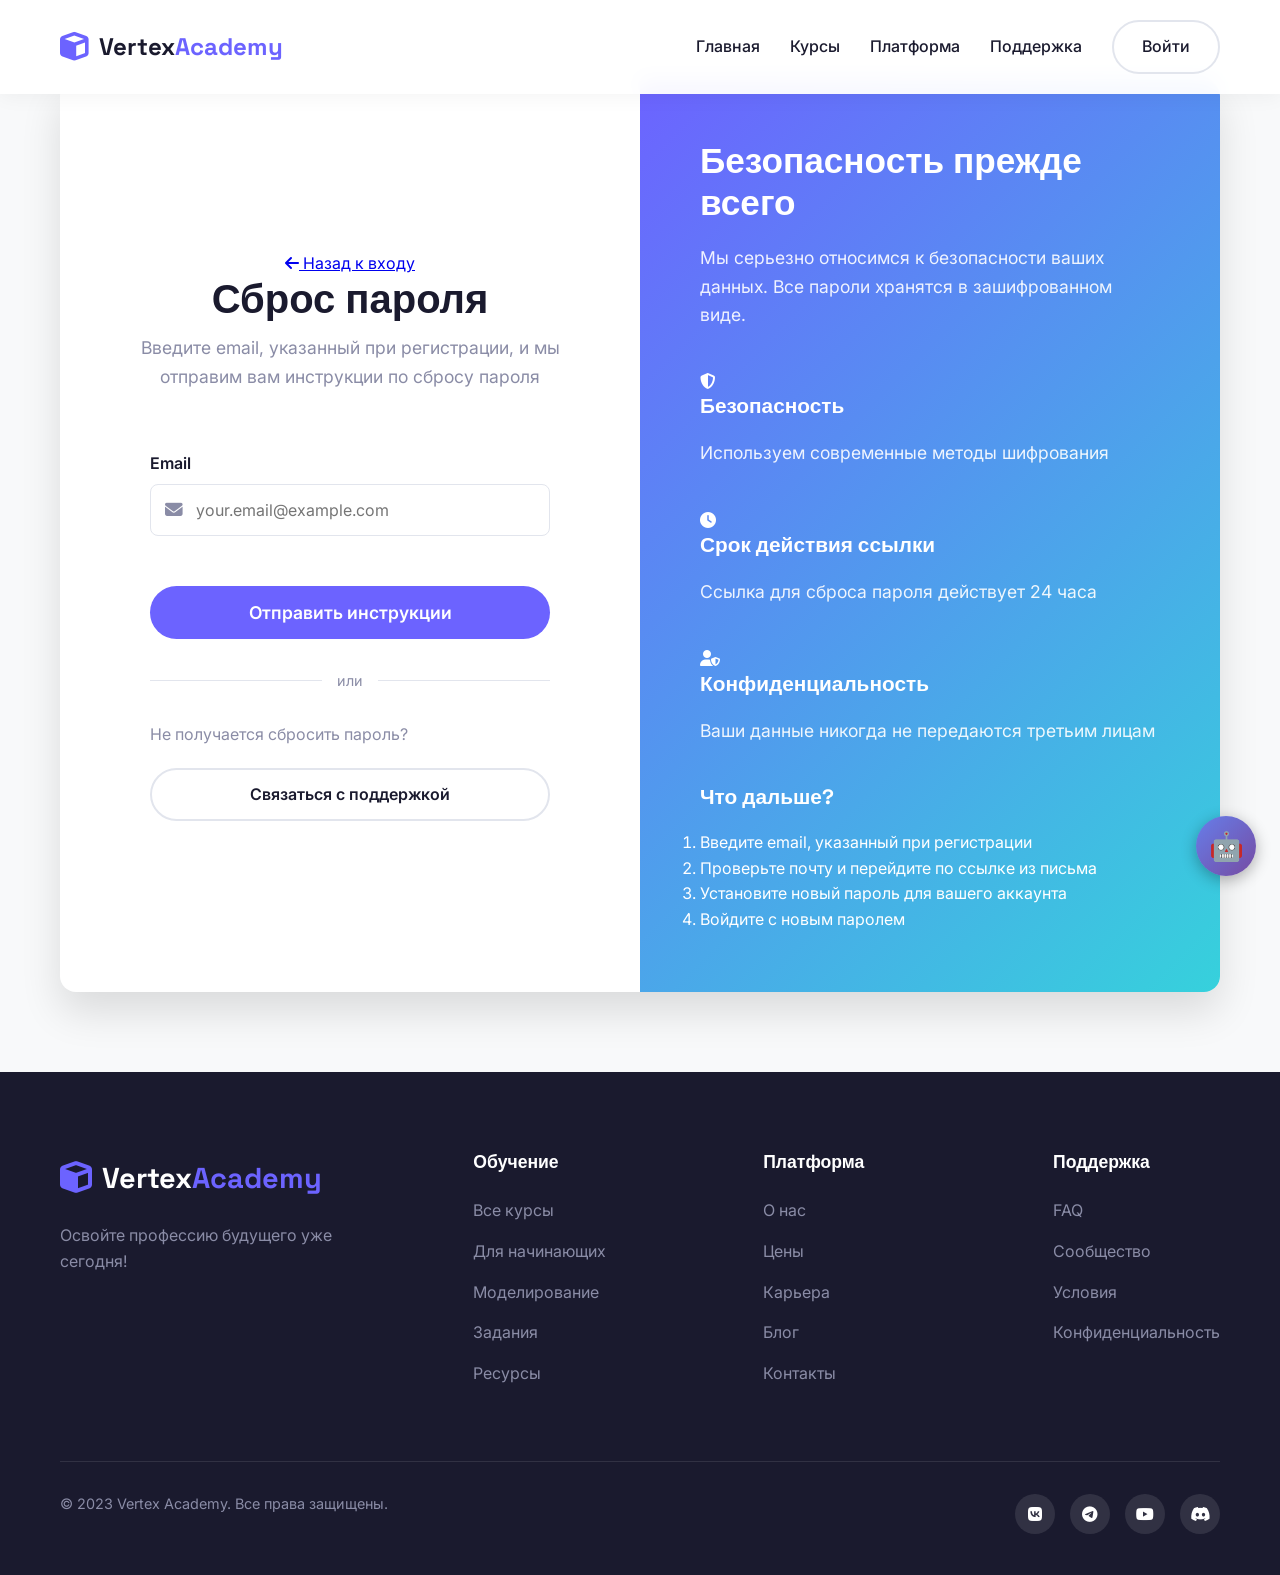
<file: password-reset.html>
<!DOCTYPE html>
<html lang="ru">
<head>
    <meta charset="UTF-8">
    <meta name="viewport" content="width=device-width, initial-scale=1.0">
    <title>Сброс пароля - Vertex Academy</title>
    <link rel="stylesheet" href="css/style.css">
    <link rel="stylesheet" href="css/responsive.css">
    <link rel="stylesheet" href="css/auth.css">
    <link rel="stylesheet" href="https://cdnjs.cloudflare.com/ajax/libs/font-awesome/6.4.0/css/all.min.css">
    <link rel="preconnect" href="https://fonts.googleapis.com">
    <link rel="preconnect" href="https://fonts.gstatic.com" crossorigin>
    <link href="https://fonts.googleapis.com/css2?family=Inter:wght@300;400;500;600;700;800&family=Space+Grotesk:wght@400;500;600;700&display=swap" rel="stylesheet">
</head>
<body class="auth-page">
    <!-- Шапка -->
    <header class="header">
        <div class="container">
            <nav class="nav">
                <div class="logo">
                    <a href="index.html">
                        <span class="logo-icon"><i class="fas fa-cube"></i></span>
                        <span class="logo-text">Vertex<span class="logo-accent">Academy</span></span>
                    </a>
                </div>
                
                <ul class="nav-menu">
                    <li><a href="index.html">Главная</a></li>
                    <li><a href="courses.html">Курсы</a></li>
                    <li><a href="platform.html">Платформа</a></li>
                    <li><a href="support.html">Поддержка</a></li>
                    <li><a href="login.html" class="btn btn-outline">Войти</a></li>
                </ul>
                
                <button class="nav-toggle" id="navToggle">
                    <i class="fas fa-bars"></i>
                </button>
            </nav>
        </div>
    </header>

    <!-- Основной контент -->
    <main class="auth-container">
        <div class="container">
            <div class="auth-wrapper">
                <div class="auth-form-container">
                    <div class="auth-header">
                        <a href="login.html" class="back-link">
                            <i class="fas fa-arrow-left"></i>
                            Назад к входу
                        </a>
                        <h1 class="auth-title">Сброс пароля</h1>
                        <p class="auth-subtitle">Введите email, указанный при регистрации, и мы отправим вам инструкции по сбросу пароля</p>
                    </div>
                    
                    <form class="auth-form" id="resetForm">
                        <div class="form-group">
                            <label for="resetEmail" class="form-label">Email</label>
                            <div class="input-with-icon">
                                <i class="fas fa-envelope"></i>
                                <input type="email" id="resetEmail" placeholder="your.email@example.com" required>
                            </div>
                            <div class="form-error" id="resetEmailError"></div>
                        </div>
                        
                        <button type="submit" class="btn btn-primary btn-block btn-large">Отправить инструкции</button>
                        
                        <div class="auth-divider">
                            <span>или</span>
                        </div>
                        
                        <div class="alternative-actions">
                            <p>Не получается сбросить пароль?</p>
                            <a href="support.html#contact" class="btn btn-outline btn-block">Связаться с поддержкой</a>
                        </div>
                    </form>
                </div>
                
                <div class="auth-info">
                    <div class="auth-info-content">
                        <h2>Безопасность прежде всего</h2>
                        <p>Мы серьезно относимся к безопасности ваших данных. Все пароли хранятся в зашифрованном виде.</p>
                        
                        <div class="security-tips">
                            <div class="security-tip">
                                <i class="fas fa-shield-alt"></i>
                                <div>
                                    <h4>Безопасность</h4>
                                    <p>Используем современные методы шифрования</p>
                                </div>
                            </div>
                            
                            <div class="security-tip">
                                <i class="fas fa-clock"></i>
                                <div>
                                    <h4>Срок действия ссылки</h4>
                                    <p>Ссылка для сброса пароля действует 24 часа</p>
                                </div>
                            </div>
                            
                            <div class="security-tip">
                                <i class="fas fa-user-shield"></i>
                                <div>
                                    <h4>Конфиденциальность</h4>
                                    <p>Ваши данные никогда не передаются третьим лицам</p>
                                </div>
                            </div>
                        </div>
                        
                        <div class="whats-next">
                            <h4>Что дальше?</h4>
                            <ol>
                                <li>Введите email, указанный при регистрации</li>
                                <li>Проверьте почту и перейдите по ссылке из письма</li>
                                <li>Установите новый пароль для вашего аккаунта</li>
                                <li>Войдите с новым паролем</li>
                            </ol>
                        </div>
                    </div>
                </div>
            </div>
        </div>
    </main>

    <!-- Футер -->
    <footer class="footer">
        <div class="container">
            <div class="footer-content">
                <div class="footer-logo">
                    <a href="index.html">
                        <span class="logo-icon"><i class="fas fa-cube"></i></span>
                        <span class="logo-text">Vertex<span class="logo-accent">Academy</span></span>
                    </a>
                    <p class="footer-tagline">Освойте профессию будущего уже сегодня!</p>
                </div>
                
                <div class="footer-links">
                    <div class="footer-column">
                        <h4 class="footer-title">Обучение</h4>
                        <ul class="footer-list">
                            <li><a href="courses.html">Все курсы</a></li>
                            <li><a href="courses.html#beginner">Для начинающих</a></li>
                            <li><a href="courses.html#modeling">Моделирование</a></li>
                            <li><a href="platform.html#tasks">Задания</a></li>
                            <li><a href="platform.html#resources">Ресурсы</a></li>
                        </ul>
                    </div>
                    
                    <div class="footer-column">
                        <h4 class="footer-title">Платформа</h4>
                        <ul class="footer-list">
                            <li><a href="platform.html#about">О нас</a></li>
                            <li><a href="platform.html#pricing">Цены</a></li>
                            <li><a href="platform.html#career">Карьера</a></li>
                            <li><a href="platform.html#blog">Блог</a></li>
                            <li><a href="platform.html#contacts">Контакты</a></li>
                        </ul>
                    </div>
                    
                    <div class="footer-column">
                        <h4 class="footer-title">Поддержка</h4>
                        <ul class="footer-list">
                            <li><a href="support.html#faq">FAQ</a></li>
                            <li><a href="support.html#community">Сообщество</a></li>
                            <li><a href="support.html#terms">Условия</a></li>
                            <li><a href="support.html#privacy">Конфиденциальность</a></li>
                        </ul>
                    </div>
                </div>
            </div>
            
            <div class="footer-bottom">
                <p class="copyright">&copy; 2023 Vertex Academy. Все права защищены.</p>
                <div class="social-links">
                    <a href="#"><i class="fab fa-vk"></i></a>
                    <a href="#"><i class="fab fa-telegram"></i></a>
                    <a href="#"><i class="fab fa-youtube"></i></a>
                    <a href="#"><i class="fab fa-discord"></i></a>
                </div>
            </div>
        </div>
    </footer>

    <!-- JavaScript -->
    <script src="js/main.js"></script>
    <script src="js/auth.js"></script>
    <script>
        // Дополнительный скрипт для страницы сброса пароля
        document.addEventListener('DOMContentLoaded', function() {
            const resetForm = document.getElementById('resetForm');
            if (resetForm) {
                resetForm.addEventListener('submit', function(e) {
                    e.preventDefault();
                    
                    const email = document.getElementById('resetEmail').value.trim();
                    const emailError = document.getElementById('resetEmailError');
                    
                    // Простая валидация email
                    const emailRegex = /^[^\s@]+@[^\s@]+\.[^\s@]+$/;
                    
                    if (!emailRegex.test(email)) {
                        emailError.textContent = 'Введите корректный email адрес';
                        return;
                    } else {
                        emailError.textContent = '';
                    }
                    
                    // Имитация отправки email
                    const submitBtn = this.querySelector('button[type="submit"]');
                    const originalText = submitBtn.textContent;
                    
                    submitBtn.textContent = 'Отправка...';
                    submitBtn.disabled = true;
                    
                    setTimeout(() => {
                        submitBtn.textContent = 'Письмо отправлено!';
                        submitBtn.style.backgroundColor = 'var(--success-color)';
                        
                        // Показать сообщение об успехе
                        const successMessage = document.createElement('div');
                        successMessage.className = 'success-message';
                        successMessage.innerHTML = `
                            <i class="fas fa-check-circle"></i>
                            <div>
                                <h4>Инструкции отправлены!</h4>
                                <p>Проверьте вашу почту и перейдите по ссылке для сброса пароля.</p>
                            </div>
                        `;
                        
                        resetForm.parentNode.insertBefore(successMessage, resetForm.nextSibling);
                        
                        // Стили для сообщения об успехе
                        const style = document.createElement('style');
                        style.textContent = `
                            .success-message {
                                background-color: rgba(46, 213, 115, 0.1);
                                border: 1px solid var(--success-color);
                                border-radius: 8px;
                                padding: 20px;
                                margin-top: 20px;
                                display: flex;
                                align-items: flex-start;
                                gap: 15px;
                            }
                            .success-message i {
                                color: var(--success-color);
                                font-size: 1.5rem;
                                margin-top: 2px;
                            }
                            .success-message h4 {
                                margin-bottom: 5px;
                                color: var(--dark-color);
                            }
                            .success-message p {
                                color: var(--gray-color);
                                margin-bottom: 0;
                            }
                        `;
                        document.head.appendChild(style);
                        
                    }, 1500);
                });
            }
        });
    </script>
</body>
</html>
</file>
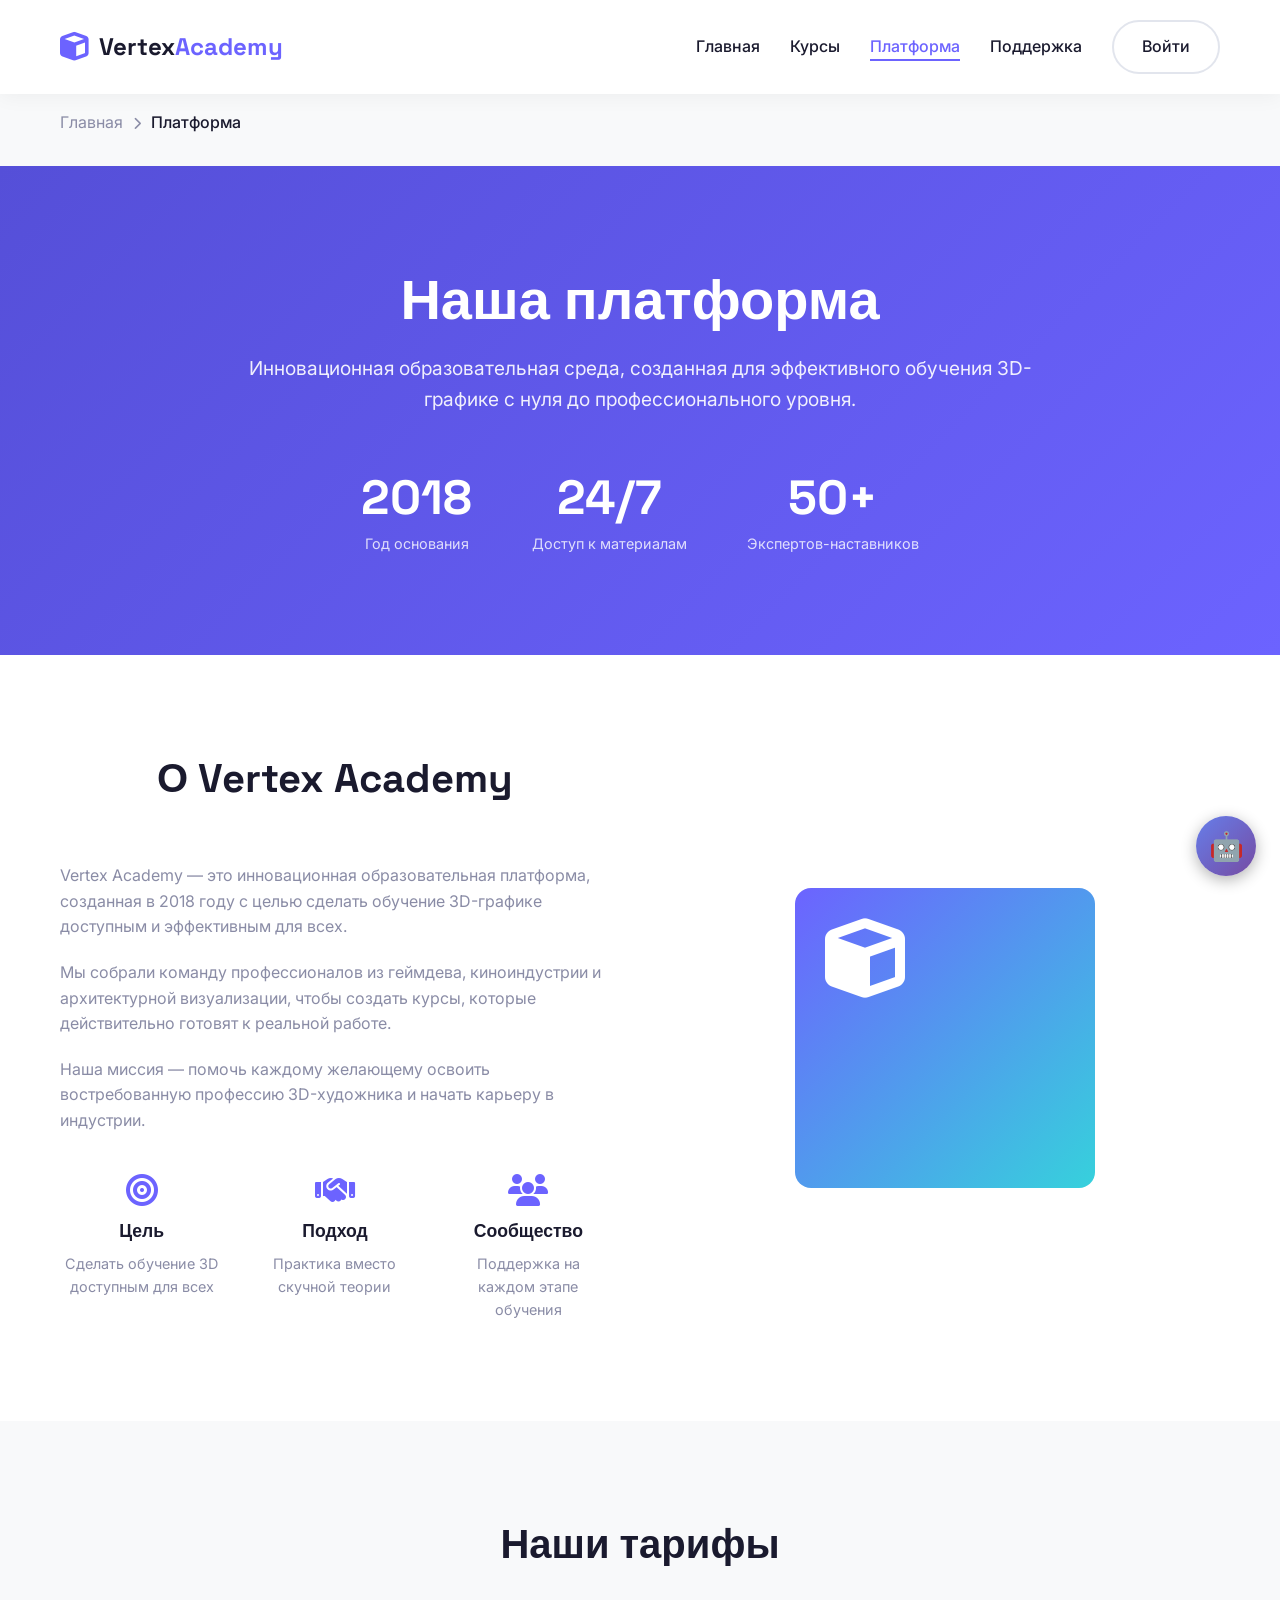
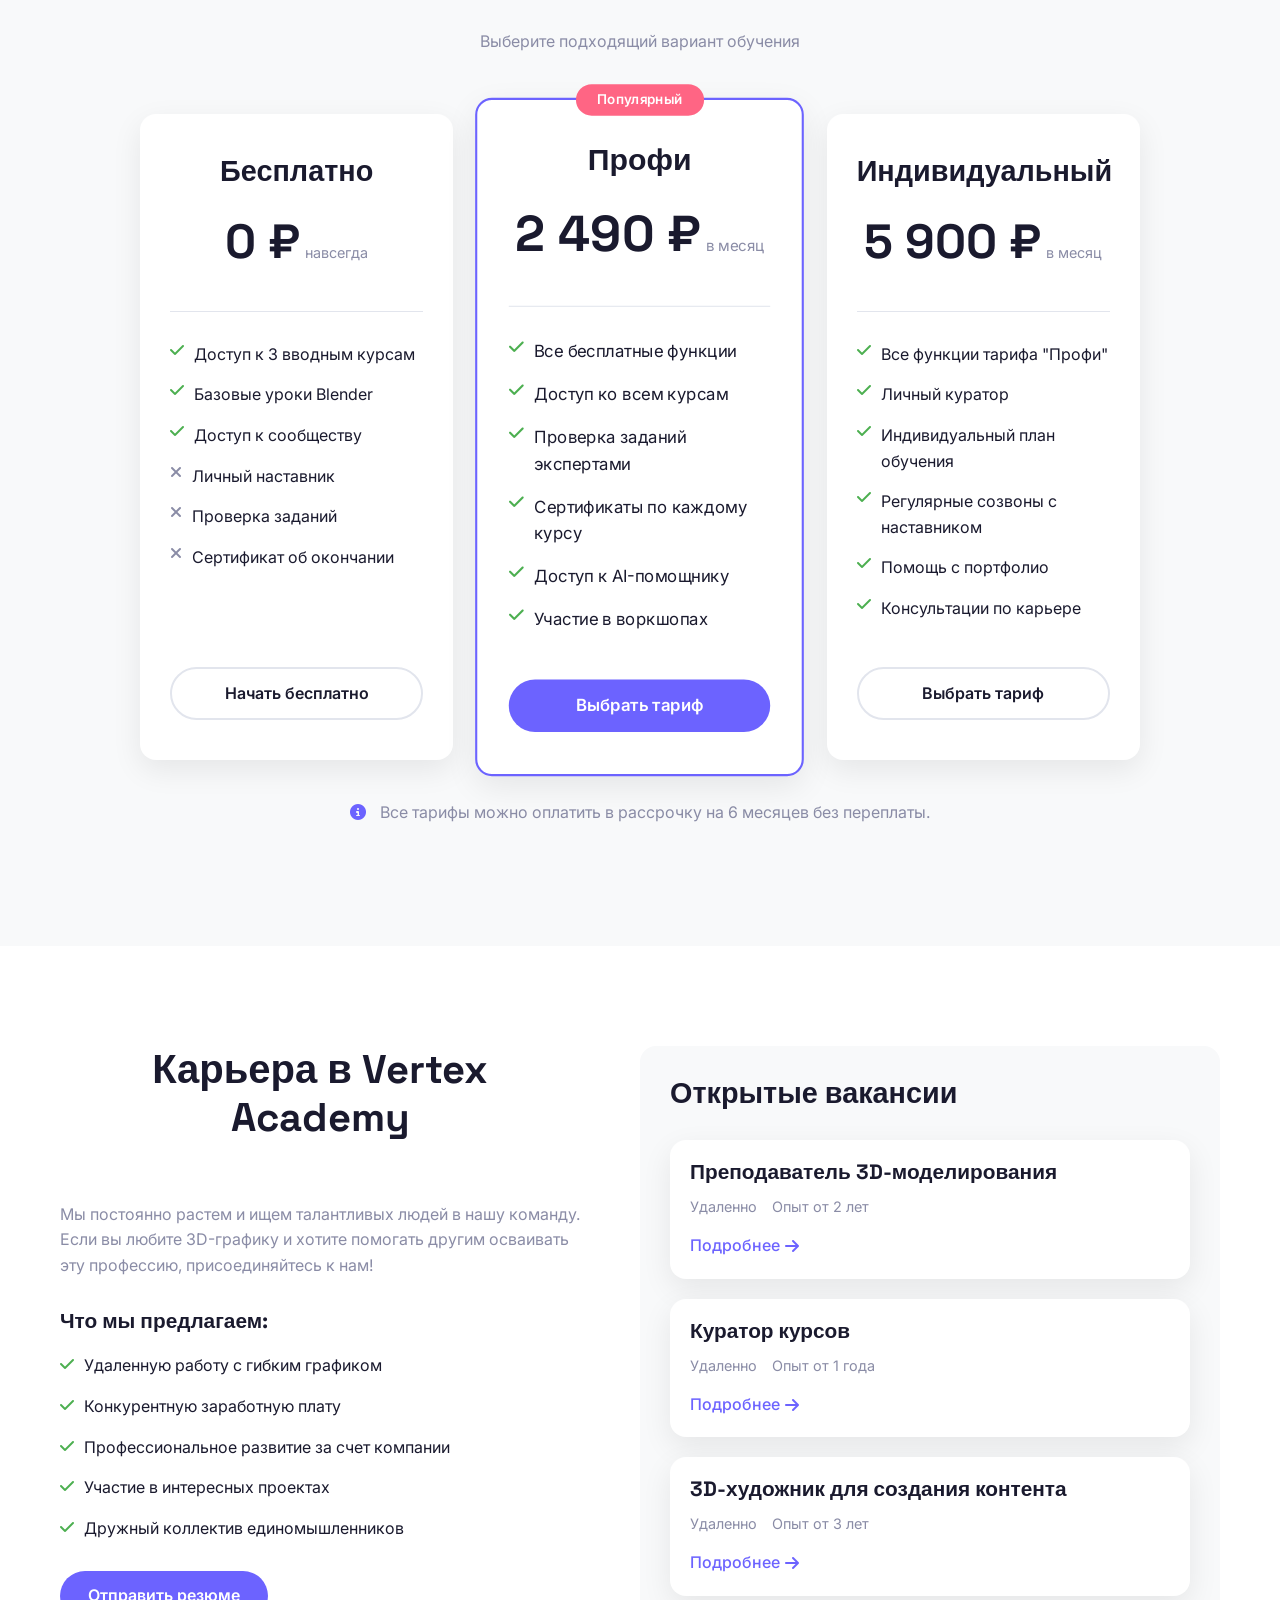
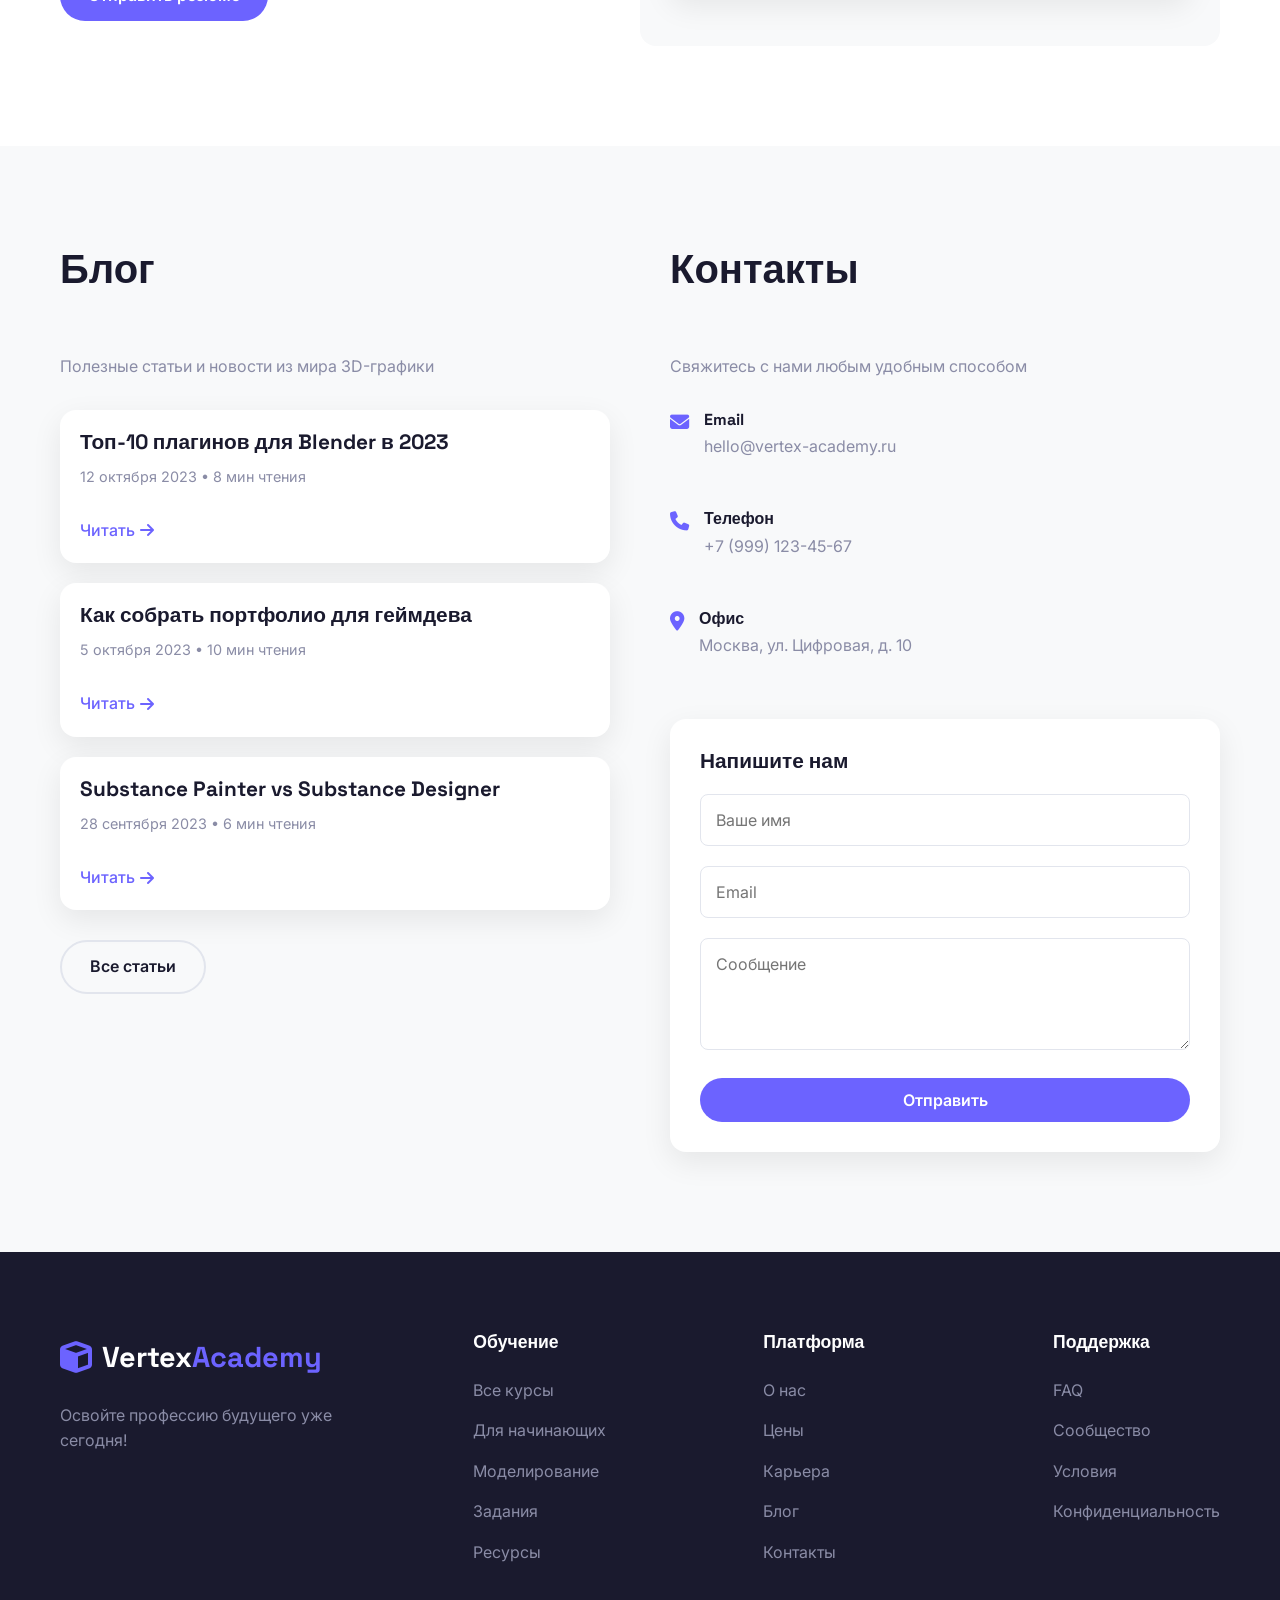
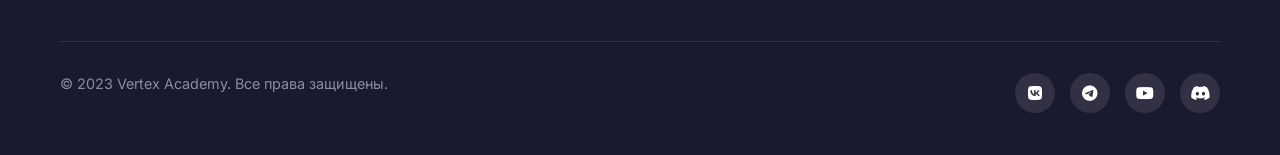
<file: platform.html>
<!DOCTYPE html>
<html lang="ru">
<head>
    <meta charset="UTF-8">
    <meta name="viewport" content="width=device-width, initial-scale=1.0">
    <title>Платформа - Vertex Academy</title>
    <link rel="stylesheet" href="css/style.css">
    <link rel="stylesheet" href="css/responsive.css">
    <link rel="stylesheet" href="css/platform.css">
    <link rel="stylesheet" href="https://cdnjs.cloudflare.com/ajax/libs/font-awesome/6.4.0/css/all.min.css">
    <link rel="preconnect" href="https://fonts.googleapis.com">
    <link rel="preconnect" href="https://fonts.gstatic.com" crossorigin>
    <link href="https://fonts.googleapis.com/css2?family=Inter:wght@300;400;500;600;700;800&family=Space+Grotesk:wght@400;500;600;700&display=swap" rel="stylesheet">
</head>
<body>
    <!-- Шапка и навигация -->
    <header class="header">
        <div class="container">
            <nav class="nav">
                <div class="logo">
                    <a href="index.html">
                        <span class="logo-icon"><i class="fas fa-cube"></i></span>
                        <span class="logo-text">Vertex<span class="logo-accent">Academy</span></span>
                    </a>
                </div>
                
                <ul class="nav-menu">
                    <li><a href="index.html">Главная</a></li>
                    <li><a href="courses.html">Курсы</a></li>
                    <li><a href="platform.html" class="active">Платформа</a></li>
                    <li><a href="support.html">Поддержка</a></li>
                    <li><a href="#" class="btn btn-outline">Войти</a></li>
                </ul>
                
                <button class="nav-toggle" id="navToggle">
                    <i class="fas fa-bars"></i>
                </button>
            </nav>
        </div>
    </header>

    <!-- Хлебные крошки -->
    <section class="breadcrumbs">
        <div class="container">
            <nav class="breadcrumb-nav">
                <a href="index.html">Главная</a>
                <span><i class="fas fa-chevron-right"></i></span>
                <span class="current">Платформа</span>
            </nav>
        </div>
    </section>

    <!-- Герой секция платформы -->
    <section class="page-hero platform-hero">
        <div class="container">
            <div class="page-hero-content">
                <h1 class="page-hero-title">Наша платформа</h1>
                <p class="page-hero-description">Инновационная образовательная среда, созданная для эффективного обучения 3D-графике с нуля до профессионального уровня.</p>
                
                <div class="platform-stats">
                    <div class="platform-stat">
                        <span class="platform-stat-number">2018</span>
                        <span class="platform-stat-label">Год основания</span>
                    </div>
                    <div class="platform-stat">
                        <span class="platform-stat-number">24/7</span>
                        <span class="platform-stat-label">Доступ к материалам</span>
                    </div>
                    <div class="platform-stat">
                        <span class="platform-stat-number">50+</span>
                        <span class="platform-stat-label">Экспертов-наставников</span>
                    </div>
                </div>
            </div>
        </div>
    </section>

    <!-- О нас -->
    <section class="about-section" id="about">
        <div class="container">
            <div class="about-content">
                <div class="about-text">
                    <h2 class="section-title">О Vertex Academy</h2>
                    <p>Vertex Academy — это инновационная образовательная платформа, созданная в 2018 году с целью сделать обучение 3D-графике доступным и эффективным для всех.</p>
                    <p>Мы собрали команду профессионалов из геймдева, киноиндустрии и архитектурной визуализации, чтобы создать курсы, которые действительно готовят к реальной работе.</p>
                    <p>Наша миссия — помочь каждому желающему освоить востребованную профессию 3D-художника и начать карьеру в индустрии.</p>
                    
                    <div class="about-values">
                        <div class="value">
                            <i class="fas fa-bullseye"></i>
                            <h4>Цель</h4>
                            <p>Сделать обучение 3D доступным для всех</p>
                        </div>
                        <div class="value">
                            <i class="fas fa-handshake"></i>
                            <h4>Подход</h4>
                            <p>Практика вместо скучной теории</p>
                        </div>
                        <div class="value">
                            <i class="fas fa-users"></i>
                            <h4>Сообщество</h4>
                            <p>Поддержка на каждом этапе обучения</p>
                        </div>
                    </div>
                </div>
                
                <div class="about-image">
                    <div class="image-placeholder">
                        <i class="fas fa-cube"></i>
                        <i class="fas fa-sphere"></i>
                        <i class="fas fa-cylinder"></i>
                    </div>
                </div>
            </div>
        </div>
    </section>

    <!-- Цены -->
    <section class="pricing-section" id="pricing">
        <div class="container">
            <h2 class="section-title">Наши тарифы</h2>
            <p class="section-subtitle">Выберите подходящий вариант обучения</p>
            
            <div class="pricing-grid">
                <div class="pricing-card">
                    <div class="pricing-header">
                        <h3 class="pricing-title">Бесплатно</h3>
                        <div class="pricing-price">
                            <span class="price">0 ₽</span>
                            <span class="period">навсегда</span>
                        </div>
                    </div>
                    <div class="pricing-features">
                        <ul>
                            <li><i class="fas fa-check"></i> Доступ к 3 вводным курсам</li>
                            <li><i class="fas fa-check"></i> Базовые уроки Blender</li>
                            <li><i class="fas fa-check"></i> Доступ к сообществу</li>
                            <li><i class="fas fa-times"></i> Личный наставник</li>
                            <li><i class="fas fa-times"></i> Проверка заданий</li>
                            <li><i class="fas fa-times"></i> Сертификат об окончании</li>
                        </ul>
                    </div>
                    <a href="#" class="btn btn-outline btn-block">Начать бесплатно</a>
                </div>
                
                <div class="pricing-card popular">
                    <div class="pricing-badge">Популярный</div>
                    <div class="pricing-header">
                        <h3 class="pricing-title">Профи</h3>
                        <div class="pricing-price">
                            <span class="price">2 490 ₽</span>
                            <span class="period">в месяц</span>
                        </div>
                    </div>
                    <div class="pricing-features">
                        <ul>
                            <li><i class="fas fa-check"></i> Все бесплатные функции</li>
                            <li><i class="fas fa-check"></i> Доступ ко всем курсам</li>
                            <li><i class="fas fa-check"></i> Проверка заданий экспертами</li>
                            <li><i class="fas fa-check"></i> Сертификаты по каждому курсу</li>
                            <li><i class="fas fa-check"></i> Доступ к AI-помощнику</li>
                            <li><i class="fas fa-check"></i> Участие в воркшопах</li>
                        </ul>
                    </div>
                    <a href="#" class="btn btn-primary btn-block">Выбрать тариф</a>
                </div>
                
                <div class="pricing-card">
                    <div class="pricing-header">
                        <h3 class="pricing-title">Индивидуальный</h3>
                        <div class="pricing-price">
                            <span class="price">5 900 ₽</span>
                            <span class="period">в месяц</span>
                        </div>
                    </div>
                    <div class="pricing-features">
                        <ul>
                            <li><i class="fas fa-check"></i> Все функции тарифа "Профи"</li>
                            <li><i class="fas fa-check"></i> Личный куратор</li>
                            <li><i class="fas fa-check"></i> Индивидуальный план обучения</li>
                            <li><i class="fas fa-check"></i> Регулярные созвоны с наставником</li>
                            <li><i class="fas fa-check"></i> Помощь с портфолио</li>
                            <li><i class="fas fa-check"></i> Консультации по карьере</li>
                        </ul>
                    </div>
                    <a href="#" class="btn btn-outline btn-block">Выбрать тариф</a>
                </div>
            </div>
            
            <div class="pricing-note">
                <p><i class="fas fa-info-circle"></i> Все тарифы можно оплатить в рассрочку на 6 месяцев без переплаты.</p>
            </div>
        </div>
    </section>

    <!-- Карьера -->
    <section class="career-section" id="career">
        <div class="container">
            <div class="career-content">
                <div class="career-text">
                    <h2 class="section-title">Карьера в Vertex Academy</h2>
                    <p>Мы постоянно растем и ищем талантливых людей в нашу команду. Если вы любите 3D-графику и хотите помогать другим осваивать эту профессию, присоединяйтесь к нам!</p>
                    
                    <div class="career-benefits">
                        <h4>Что мы предлагаем:</h4>
                        <ul>
                            <li><i class="fas fa-check"></i> Удаленную работу с гибким графиком</li>
                            <li><i class="fas fa-check"></i> Конкурентную заработную плату</li>
                            <li><i class="fas fa-check"></i> Профессиональное развитие за счет компании</li>
                            <li><i class="fas fa-check"></i> Участие в интересных проектах</li>
                            <li><i class="fas fa-check"></i> Дружный коллектив единомышленников</li>
                        </ul>
                    </div>
                    
                    <a href="mailto:career@vertex-academy.ru" class="btn btn-primary">Отправить резюме</a>
                </div>
                
                <div class="career-vacancies">
                    <h3>Открытые вакансии</h3>
                    
                    <div class="vacancy-card">
                        <h4>Преподаватель 3D-моделирования</h4>
                        <div class="vacancy-meta">
                            <span class="vacancy-type">Удаленно</span>
                            <span class="vacancy-experience">Опыт от 2 лет</span>
                        </div>
                        <a href="#" class="vacancy-link">Подробнее <i class="fas fa-arrow-right"></i></a>
                    </div>
                    
                    <div class="vacancy-card">
                        <h4>Куратор курсов</h4>
                        <div class="vacancy-meta">
                            <span class="vacancy-type">Удаленно</span>
                            <span class="vacancy-experience">Опыт от 1 года</span>
                        </div>
                        <a href="#" class="vacancy-link">Подробнее <i class="fas fa-arrow-right"></i></a>
                    </div>
                    
                    <div class="vacancy-card">
                        <h4>3D-художник для создания контента</h4>
                        <div class="vacancy-meta">
                            <span class="vacancy-type">Удаленно</span>
                            <span class="vacancy-experience">Опыт от 3 лет</span>
                        </div>
                        <a href="#" class="vacancy-link">Подробнее <i class="fas fa-arrow-right"></i></a>
                    </div>
                </div>
            </div>
        </div>
    </section>

    <!-- Блог и контакты -->
    <section class="blog-contacts-section">
        <div class="container">
            <div class="blog-contacts-grid">
                <div class="blog-preview" id="blog">
                    <h2 class="section-title">Блог</h2>
                    <p>Полезные статьи и новости из мира 3D-графики</p>
                    
                    <div class="blog-posts">
                        <div class="blog-post">
                            <h4>Топ-10 плагинов для Blender в 2023</h4>
                            <p class="post-meta">12 октября 2023 • 8 мин чтения</p>
                            <a href="#" class="post-link">Читать <i class="fas fa-arrow-right"></i></a>
                        </div>
                        
                        <div class="blog-post">
                            <h4>Как собрать портфолио для геймдева</h4>
                            <p class="post-meta">5 октября 2023 • 10 мин чтения</p>
                            <a href="#" class="post-link">Читать <i class="fas fa-arrow-right"></i></a>
                        </div>
                        
                        <div class="blog-post">
                            <h4>Substance Painter vs Substance Designer</h4>
                            <p class="post-meta">28 сентября 2023 • 6 мин чтения</p>
                            <a href="#" class="post-link">Читать <i class="fas fa-arrow-right"></i></a>
                        </div>
                    </div>
                    
                    <a href="#" class="btn btn-outline">Все статьи</a>
                </div>
                
                <div class="contacts" id="contacts">
                    <h2 class="section-title">Контакты</h2>
                    <p>Свяжитесь с нами любым удобным способом</p>
                    
                    <div class="contact-info">
                        <div class="contact-item">
                            <i class="fas fa-envelope"></i>
                            <div>
                                <h4>Email</h4>
                                <p>hello@vertex-academy.ru</p>
                            </div>
                        </div>
                        
                        <div class="contact-item">
                            <i class="fas fa-phone"></i>
                            <div>
                                <h4>Телефон</h4>
                                <p>+7 (999) 123-45-67</p>
                            </div>
                        </div>
                        
                        <div class="contact-item">
                            <i class="fas fa-map-marker-alt"></i>
                            <div>
                                <h4>Офис</h4>
                                <p>Москва, ул. Цифровая, д. 10</p>
                            </div>
                        </div>
                    </div>
                    
                    <form class="contact-form">
                        <h4>Напишите нам</h4>
                        <input type="text" placeholder="Ваше имя" required>
                        <input type="email" placeholder="Email" required>
                        <textarea placeholder="Сообщение" rows="4" required></textarea>
                        <button type="submit" class="btn btn-primary">Отправить</button>
                    </form>
                </div>
            </div>
        </div>
    </section>

    <!-- Футер -->
    <footer class="footer">
        <div class="container">
            <div class="footer-content">
                <div class="footer-logo">
                    <a href="index.html">
                        <span class="logo-icon"><i class="fas fa-cube"></i></span>
                        <span class="logo-text">Vertex<span class="logo-accent">Academy</span></span>
                    </a>
                    <p class="footer-tagline">Освойте профессию будущего уже сегодня!</p>
                </div>
                
                <div class="footer-links">
                    <div class="footer-column">
                        <h4 class="footer-title">Обучение</h4>
                        <ul class="footer-list">
                            <li><a href="courses.html">Все курсы</a></li>
                            <li><a href="courses.html#beginner">Для начинающих</a></li>
                            <li><a href="courses.html#modeling">Моделирование</a></li>
                            <li><a href="#tasks">Задания</a></li>
                            <li><a href="#resources">Ресурсы</a></li>
                        </ul>
                    </div>
                    
                    <div class="footer-column">
                        <h4 class="footer-title">Платформа</h4>
                        <ul class="footer-list">
                            <li><a href="#about">О нас</a></li>
                            <li><a href="#pricing">Цены</a></li>
                            <li><a href="#career">Карьера</a></li>
                            <li><a href="#blog">Блог</a></li>
                            <li><a href="#contacts">Контакты</a></li>
                        </ul>
                    </div>
                    
                    <div class="footer-column">
                        <h4 class="footer-title">Поддержка</h4>
                        <ul class="footer-list">
                            <li><a href="support.html">FAQ</a></li>
                            <li><a href="support.html#community">Сообщество</a></li>
                            <li><a href="support.html#terms">Условия</a></li>
                            <li><a href="support.html#privacy">Конфиденциальность</a></li>
                        </ul>
                    </div>
                </div>
            </div>
            
            <div class="footer-bottom">
                <p class="copyright">&copy; 2023 Vertex Academy. Все права защищены.</p>
                <div class="social-links">
                    <a href="#"><i class="fab fa-vk"></i></a>
                    <a href="#"><i class="fab fa-telegram"></i></a>
                    <a href="#"><i class="fab fa-youtube"></i></a>
                    <a href="#"><i class="fab fa-discord"></i></a>
                </div>
            </div>
        </div>
    </footer>

    <!-- JavaScript -->
    <script src="js/main.js"></script>
    <script src="js/platform.js"></script>
</body>
</html>
</file>
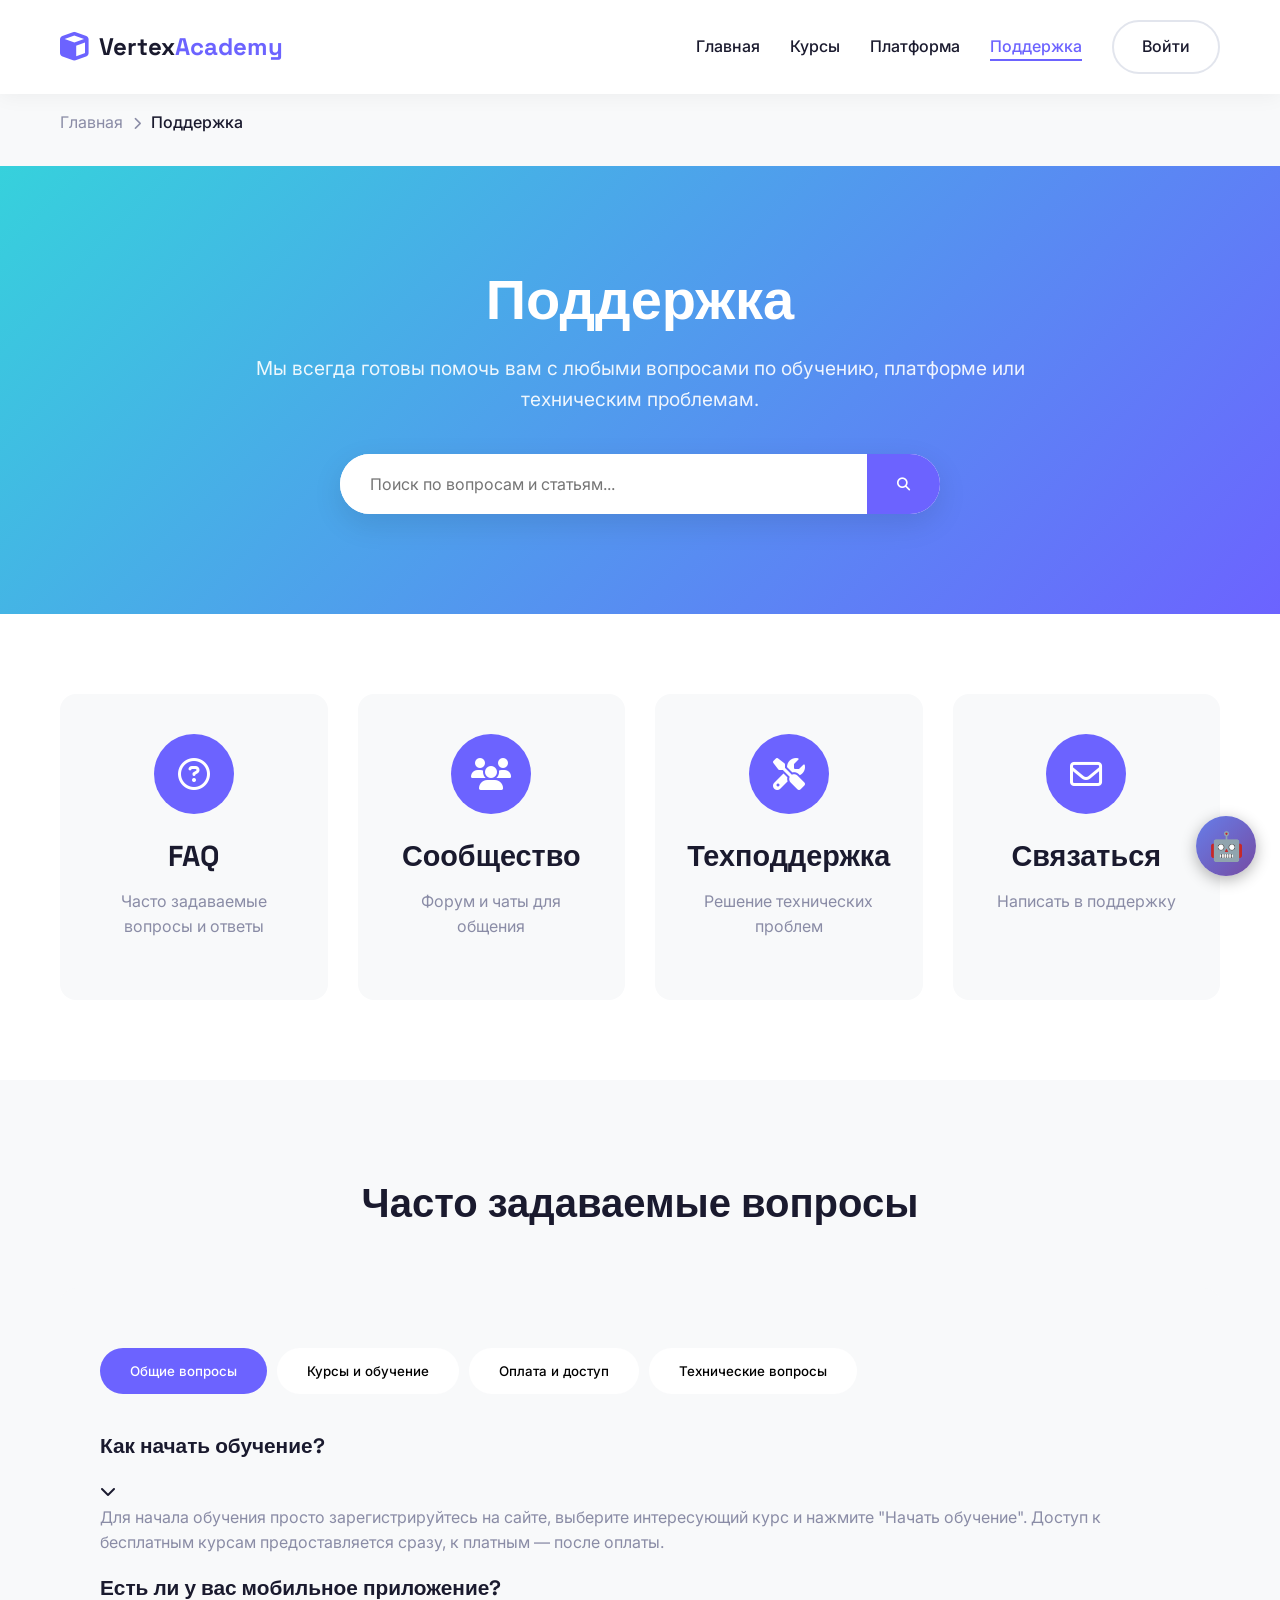
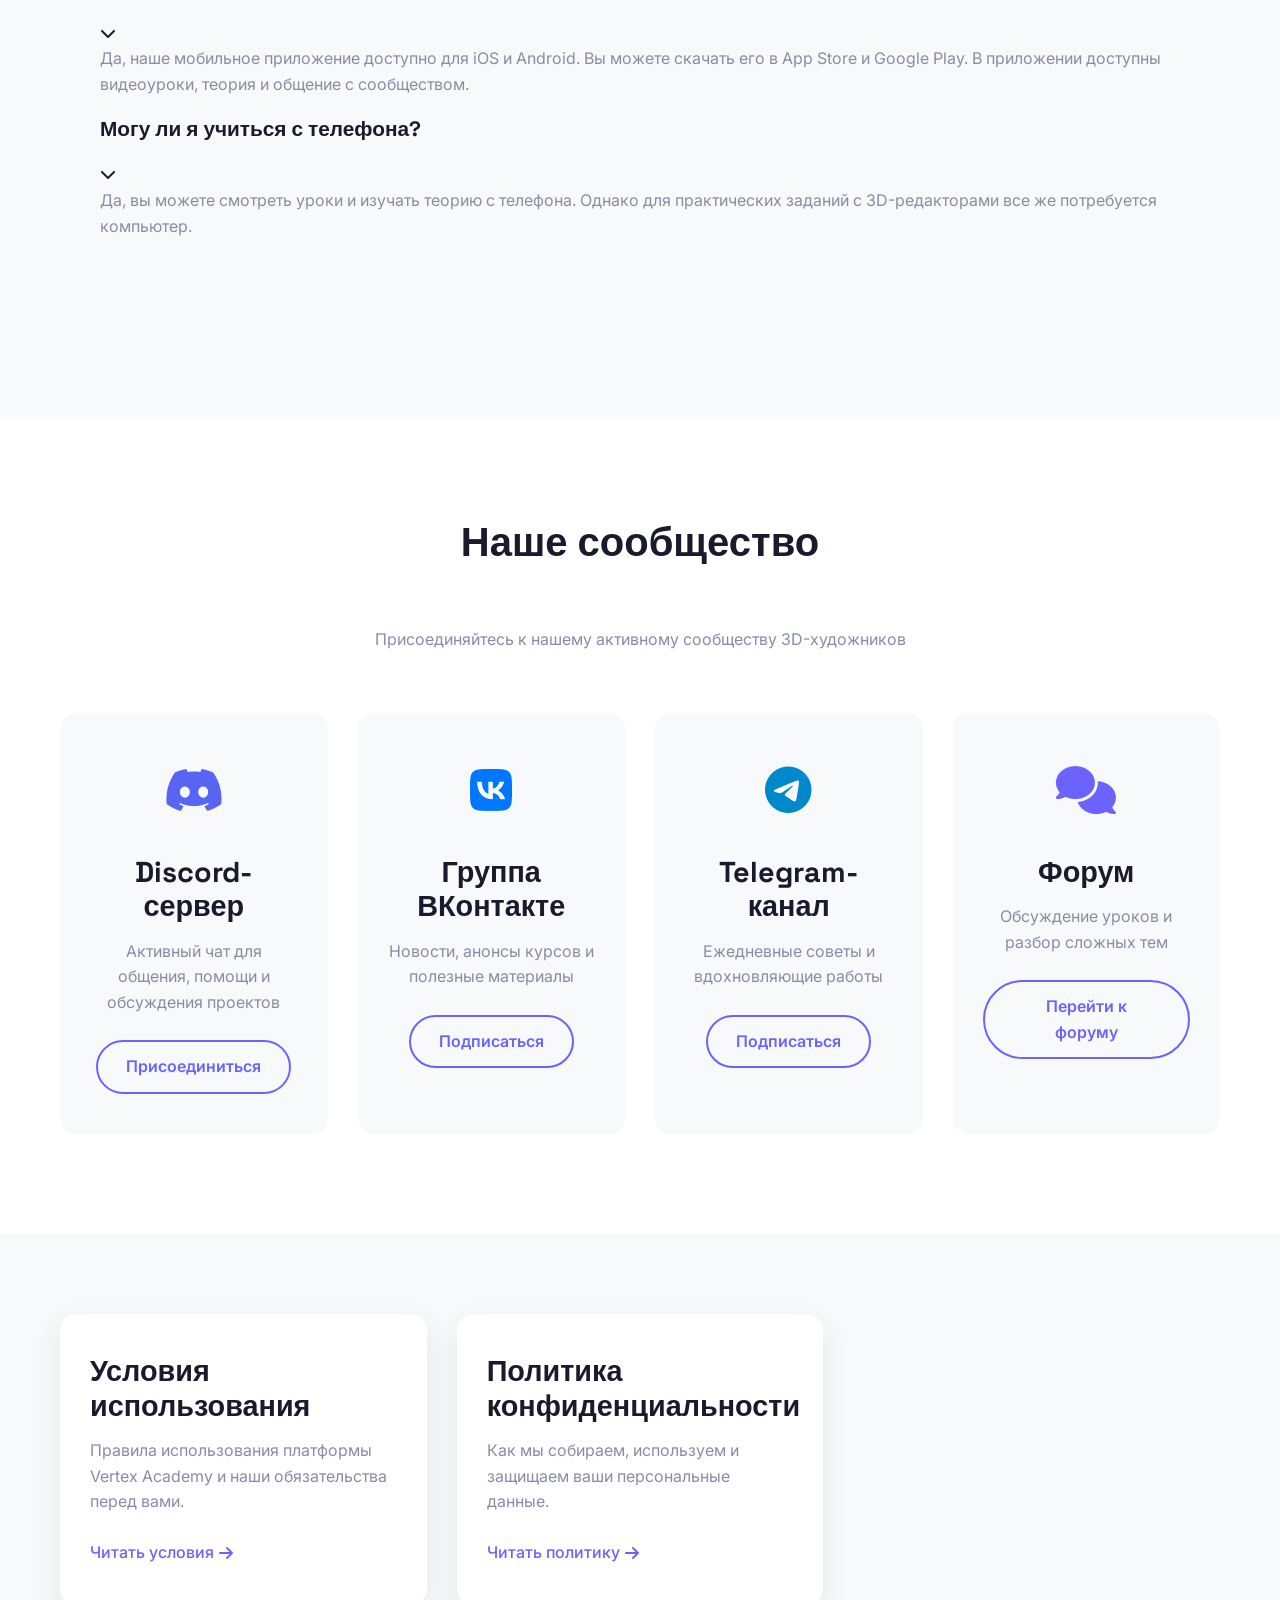
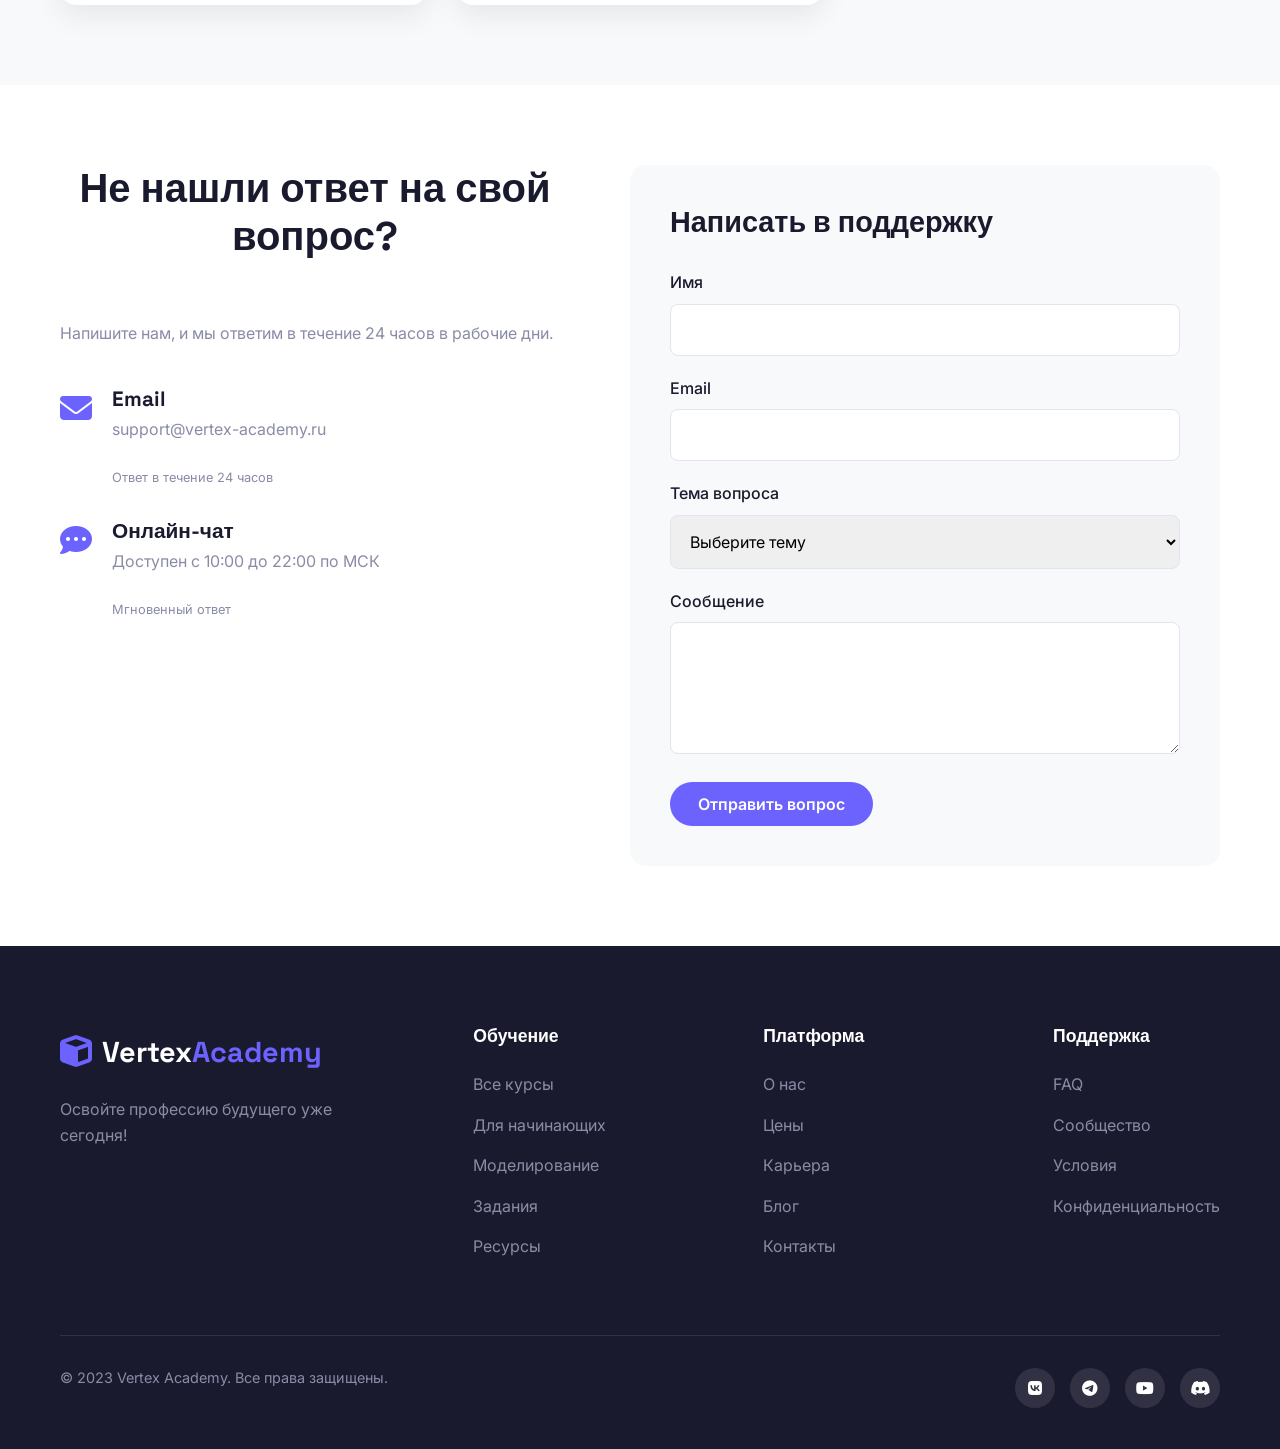
<file: support.html>
<!DOCTYPE html>
<html lang="ru">
<head>
    <meta charset="UTF-8">
    <meta name="viewport" content="width=device-width, initial-scale=1.0">
    <title>Поддержка - Vertex Academy</title>
    <link rel="stylesheet" href="css/style.css">
    <link rel="stylesheet" href="css/responsive.css">
    <link rel="stylesheet" href="css/support.css">
    <link rel="stylesheet" href="https://cdnjs.cloudflare.com/ajax/libs/font-awesome/6.4.0/css/all.min.css">
    <link rel="preconnect" href="https://fonts.googleapis.com">
    <link rel="preconnect" href="https://fonts.gstatic.com" crossorigin>
    <link href="https://fonts.googleapis.com/css2?family=Inter:wght@300;400;500;600;700;800&family=Space+Grotesk:wght@400;500;600;700&display=swap" rel="stylesheet">
</head>
<body>
    <!-- Шапка и навигация -->
    <header class="header">
        <div class="container">
            <nav class="nav">
                <div class="logo">
                    <a href="index.html">
                        <span class="logo-icon"><i class="fas fa-cube"></i></span>
                        <span class="logo-text">Vertex<span class="logo-accent">Academy</span></span>
                    </a>
                </div>
                
                <ul class="nav-menu">
                    <li><a href="index.html">Главная</a></li>
                    <li><a href="courses.html">Курсы</a></li>
                    <li><a href="platform.html">Платформа</a></li>
                    <li><a href="support.html" class="active">Поддержка</a></li>
                    <li><a href="#" class="btn btn-outline">Войти</a></li>
                </ul>
                
                <button class="nav-toggle" id="navToggle">
                    <i class="fas fa-bars"></i>
                </button>
            </nav>
        </div>
    </header>

    <!-- Хлебные крошки -->
    <section class="breadcrumbs">
        <div class="container">
            <nav class="breadcrumb-nav">
                <a href="index.html">Главная</a>
                <span><i class="fas fa-chevron-right"></i></span>
                <span class="current">Поддержка</span>
            </nav>
        </div>
    </section>

    <!-- Герой секция поддержки -->
    <section class="page-hero support-hero">
        <div class="container">
            <div class="page-hero-content">
                <h1 class="page-hero-title">Поддержка</h1>
                <p class="page-hero-description">Мы всегда готовы помочь вам с любыми вопросами по обучению, платформе или техническим проблемам.</p>
                
                <div class="support-search">
                    <div class="search-container">
                        <input type="text" placeholder="Поиск по вопросам и статьям...">
                        <button class="search-btn"><i class="fas fa-search"></i></button>
                    </div>
                </div>
            </div>
        </div>
    </section>

    <!-- Основные категории поддержки -->
    <section class="support-categories">
        <div class="container">
            <div class="categories-grid">
                <a href="#faq" class="category-card">
                    <div class="category-icon">
                        <i class="far fa-question-circle"></i>
                    </div>
                    <h3 class="category-title">FAQ</h3>
                    <p class="category-description">Часто задаваемые вопросы и ответы</p>
                </a>
                
                <a href="#community" class="category-card">
                    <div class="category-icon">
                        <i class="fas fa-users"></i>
                    </div>
                    <h3 class="category-title">Сообщество</h3>
                    <p class="category-description">Форум и чаты для общения</p>
                </a>
                
                <a href="#technical" class="category-card">
                    <div class="category-icon">
                        <i class="fas fa-tools"></i>
                    </div>
                    <h3 class="category-title">Техподдержка</h3>
                    <p class="category-description">Решение технических проблем</p>
                </a>
                
                <a href="#contact" class="category-card">
                    <div class="category-icon">
                        <i class="far fa-envelope"></i>
                    </div>
                    <h3 class="category-title">Связаться</h3>
                    <p class="category-description">Написать в поддержку</p>
                </a>
            </div>
        </div>
    </section>

    <!-- FAQ -->
    <section class="faq-section" id="faq">
        <div class="container">
            <h2 class="section-title">Часто задаваемые вопросы</h2>
            
            <div class="faq-categories">
                <div class="faq-category-tabs">
                    <button class="faq-category-tab active" data-category="general">Общие вопросы</button>
                    <button class="faq-category-tab" data-category="courses">Курсы и обучение</button>
                    <button class="faq-category-tab" data-category="payment">Оплата и доступ</button>
                    <button class="faq-category-tab" data-category="technical">Технические вопросы</button>
                </div>
                
                <div class="faq-content">
                    <div class="faq-category-content active" id="general-faq">
                        <div class="faq-item">
                            <div class="faq-question">
                                <h4>Как начать обучение?</h4>
                                <i class="fas fa-chevron-down"></i>
                            </div>
                            <div class="faq-answer">
                                <p>Для начала обучения просто зарегистрируйтесь на сайте, выберите интересующий курс и нажмите "Начать обучение". Доступ к бесплатным курсам предоставляется сразу, к платным — после оплаты.</p>
                            </div>
                        </div>
                        
                        <div class="faq-item">
                            <div class="faq-question">
                                <h4>Есть ли у вас мобильное приложение?</h4>
                                <i class="fas fa-chevron-down"></i>
                            </div>
                            <div class="faq-answer">
                                <p>Да, наше мобильное приложение доступно для iOS и Android. Вы можете скачать его в App Store и Google Play. В приложении доступны видеоуроки, теория и общение с сообществом.</p>
                            </div>
                        </div>
                        
                        <div class="faq-item">
                            <div class="faq-question">
                                <h4>Могу ли я учиться с телефона?</h4>
                                <i class="fas fa-chevron-down"></i>
                            </div>
                            <div class="faq-answer">
                                <p>Да, вы можете смотреть уроки и изучать теорию с телефона. Однако для практических заданий с 3D-редакторами все же потребуется компьютер.</p>
                            </div>
                        </div>
                    </div>
                    
                    <div class="faq-category-content" id="courses-faq">
                        <div class="faq-item">
                            <div class="faq-question">
                                <h4>Сколько времени занимает прохождение курса?</h4>
                                <i class="fas fa-chevron-down"></i>
                            </div>
                            <div class="faq-answer">
                                <p>Длительность курсов варьируется от 20 до 60 дней при занятиях по 1-2 часа в день. Вы можете учиться в своем темпе — доступ к материалам остается навсегда.</p>
                            </div>
                        </div>
                        
                        <div class="faq-item">
                            <div class="faq-question">
                                <h4>Что делать, если я не успеваю сдать задание в срок?</h4>
                                <i class="fas fa-chevron-down"></i>
                            </div>
                            <div class="faq-answer">
                                <p>Вы можете сдать задание позже установленного срока. Наставник проверит его, когда освободится. Главное — не пропускать уроки подряд, чтобы не отставать от программы.</p>
                            </div>
                        </div>
                    </div>
                    
                    <div class="faq-category-content" id="payment-faq">
                        <div class="faq-item">
                            <div class="faq-question">
                                <h4>Какие способы оплаты вы принимаете?</h4>
                                <i class="fas fa-chevron-down"></i>
                            </div>
                            <div class="faq-answer">
                                <p>Мы принимаем банковские карты (Visa, Mastercard, Мир), электронные кошельки (ЮMoney, QIWI), а также оплату через Сбербанк Онлайн и Тинькофф.</p>
                            </div>
                        </div>
                        
                        <div class="faq-item">
                            <div class="faq-question">
                                <h4>Можно ли вернуть деньги за курс?</h4>
                                <i class="fas fa-chevron-down"></i>
                            </div>
                            <div class="faq-answer">
                                <p>Да, в течение 14 дней с момента оплаты вы можете запросить полный возврат средств, если прошли не более 20% курса. Для этого напишите в поддержку.</p>
                            </div>
                        </div>
                    </div>
                </div>
            </div>
        </div>
    </section>

    <!-- Сообщество -->
    <section class="community-section" id="community">
        <div class="container">
            <h2 class="section-title">Наше сообщество</h2>
            <p class="section-subtitle">Присоединяйтесь к нашему активному сообществу 3D-художников</p>
            
            <div class="community-grid">
                <div class="community-card">
                    <div class="community-icon">
                        <i class="fab fa-discord"></i>
                    </div>
                    <h3 class="community-title">Discord-сервер</h3>
                    <p class="community-description">Активный чат для общения, помощи и обсуждения проектов</p>
                    <a href="#" class="btn btn-secondary">Присоединиться</a>
                </div>
                
                <div class="community-card">
                    <div class="community-icon">
                        <i class="fab fa-vk"></i>
                    </div>
                    <h3 class="community-title">Группа ВКонтакте</h3>
                    <p class="community-description">Новости, анонсы курсов и полезные материалы</p>
                    <a href="#" class="btn btn-secondary">Подписаться</a>
                </div>
                
                <div class="community-card">
                    <div class="community-icon">
                        <i class="fab fa-telegram"></i>
                    </div>
                    <h3 class="community-title">Telegram-канал</h3>
                    <p class="community-description">Ежедневные советы и вдохновляющие работы</p>
                    <a href="#" class="btn btn-secondary">Подписаться</a>
                </div>
                
                <div class="community-card">
                    <div class="community-icon">
                        <i class="fas fa-comments"></i>
                    </div>
                    <h3 class="community-title">Форум</h3>
                    <p class="community-description">Обсуждение уроков и разбор сложных тем</p>
                    <a href="#" class="btn btn-secondary">Перейти к форуму</a>
                </div>
            </div>
        </div>
    </section>

    <!-- Условия и политика -->
    <section class="legal-section">
        <div class="container">
            <div class="legal-grid">
                <div class="legal-card" id="terms">
                    <h3 class="legal-title">Условия использования</h3>
                    <p class="legal-description">Правила использования платформы Vertex Academy и наши обязательства перед вами.</p>
                    <a href="#" class="legal-link">Читать условия <i class="fas fa-arrow-right"></i></a>
                </div>
                
                <div class="legal-card" id="privacy">
                    <h3 class="legal-title">Политика конфиденциальности</h3>
                    <p class="legal-description">Как мы собираем, используем и защищаем ваши персональные данные.</p>
                    <a href="#" class="legal-link">Читать политику <i class="fas fa-arrow-right"></i></a>
                </div>
            </div>
        </div>
    </section>

    <!-- Форма обратной связи -->
    <section class="contact-support" id="contact">
        <div class="container">
            <div class="contact-support-content">
                <div class="contact-info">
                    <h2 class="section-title">Не нашли ответ на свой вопрос?</h2>
                    <p>Напишите нам, и мы ответим в течение 24 часов в рабочие дни.</p>
                    
                    <div class="contact-methods">
                        <div class="contact-method">
                            <i class="fas fa-envelope"></i>
                            <div>
                                <h4>Email</h4>
                                <p>support@vertex-academy.ru</p>
                                <span class="response-time">Ответ в течение 24 часов</span>
                            </div>
                        </div>
                        
                        <div class="contact-method">
                            <i class="fas fa-comment-dots"></i>
                            <div>
                                <h4>Онлайн-чат</h4>
                                <p>Доступен с 10:00 до 22:00 по МСК</p>
                                <span class="response-time">Мгновенный ответ</span>
                            </div>
                        </div>
                    </div>
                </div>
                
                <div class="contact-form">
                    <h3>Написать в поддержку</h3>
                    <form id="supportForm">
                        <div class="form-group">
                            <label for="name">Имя</label>
                            <input type="text" id="name" required>
                        </div>
                        
                        <div class="form-group">
                            <label for="email">Email</label>
                            <input type="email" id="email" required>
                        </div>
                        
                        <div class="form-group">
                            <label for="topic">Тема вопроса</label>
                            <select id="topic" required>
                                <option value="">Выберите тему</option>
                                <option value="technical">Техническая проблема</option>
                                <option value="payment">Оплата и доступ</option>
                                <option value="course">Вопрос по курсу</option>
                                <option value="other">Другое</option>
                            </select>
                        </div>
                        
                        <div class="form-group">
                            <label for="message">Сообщение</label>
                            <textarea id="message" rows="5" required></textarea>
                        </div>
                        
                        <button type="submit" class="btn btn-primary">Отправить вопрос</button>
                    </form>
                </div>
            </div>
        </div>
    </section>

    <!-- Футер -->
    <footer class="footer">
        <div class="container">
            <div class="footer-content">
                <div class="footer-logo">
                    <a href="index.html">
                        <span class="logo-icon"><i class="fas fa-cube"></i></span>
                        <span class="logo-text">Vertex<span class="logo-accent">Academy</span></span>
                    </a>
                    <p class="footer-tagline">Освойте профессию будущего уже сегодня!</p>
                </div>
                
                <div class="footer-links">
                    <div class="footer-column">
                        <h4 class="footer-title">Обучение</h4>
                        <ul class="footer-list">
                            <li><a href="courses.html">Все курсы</a></li>
                            <li><a href="courses.html#beginner">Для начинающих</a></li>
                            <li><a href="courses.html#modeling">Моделирование</a></li>
                            <li><a href="platform.html#tasks">Задания</a></li>
                            <li><a href="platform.html#resources">Ресурсы</a></li>
                        </ul>
                    </div>
                    
                    <div class="footer-column">
                        <h4 class="footer-title">Платформа</h4>
                        <ul class="footer-list">
                            <li><a href="platform.html#about">О нас</a></li>
                            <li><a href="platform.html#pricing">Цены</a></li>
                            <li><a href="platform.html#career">Карьера</a></li>
                            <li><a href="platform.html#blog">Блог</a></li>
                            <li><a href="platform.html#contacts">Контакты</a></li>
                        </ul>
                    </div>
                    
                    <div class="footer-column">
                        <h4 class="footer-title">Поддержка</h4>
                        <ul class="footer-list">
                            <li><a href="#faq">FAQ</a></li>
                            <li><a href="#community">Сообщество</a></li>
                            <li><a href="#terms">Условия</a></li>
                            <li><a href="#privacy">Конфиденциальность</a></li>
                        </ul>
                    </div>
                </div>
            </div>
            
            <div class="footer-bottom">
                <p class="copyright">&copy; 2023 Vertex Academy. Все права защищены.</p>
                <div class="social-links">
                    <a href="#"><i class="fab fa-vk"></i></a>
                    <a href="#"><i class="fab fa-telegram"></i></a>
                    <a href="#"><i class="fab fa-youtube"></i></a>
                    <a href="#"><i class="fab fa-discord"></i></a>
                </div>
            </div>
        </div>
    </footer>

    <!-- JavaScript -->
    <script src="js/main.js"></script>
    <script src="js/support.js"></script>
</body>
</html>
</file>
<file: css/style.css>
/* Базовые сбросы и переменные */
:root {
    --primary-color: #6C63FF;
    --primary-dark: #554FD8;
    --secondary-color: #FF6584;
    --accent-color: #36D1DC;
    --dark-color: #1A1A2E;
    --dark-light: #2D2D44;
    --light-color: #F8F9FA;
    --gray-color: #8A8CA6;
    --gray-light: #E2E5ED;
    --success-color: #4CAF50;
    
    --font-primary: 'Inter', sans-serif;
    --font-secondary: 'Space Grotesk', sans-serif;
    
    --shadow: 0 10px 30px rgba(0, 0, 0, 0.08);
    --shadow-hover: 0 20px 40px rgba(0, 0, 0, 0.12);
    --border-radius: 16px;
    --transition: all 0.3s ease;
}

* {
    margin: 0;
    padding: 0;
    box-sizing: border-box;
}

html {
    scroll-behavior: smooth;
}

body {
    font-family: var(--font-primary);
    color: var(--dark-color);
    background-color: var(--light-color);
    line-height: 1.6;
    overflow-x: hidden;
}

.container {
    width: 100%;
    max-width: 1200px;
    margin: 0 auto;
    padding: 0 20px;
}

section {
    padding: 100px 0;
}

/* Типография */
h1, h2, h3, h4 {
    font-family: var(--font-secondary);
    font-weight: 700;
    line-height: 1.2;
    margin-bottom: 20px;
}

h1 {
    font-size: 3.5rem;
}

h2 {
    font-size: 2.5rem;
}

h3 {
    font-size: 1.8rem;
}

h4 {
    font-size: 1.3rem;
}

p {
    margin-bottom: 20px;
    color: var(--gray-color);
}

.section-title {
    text-align: center;
    margin-bottom: 60px;
    color: var(--dark-color);
}

.section-subtitle {
    text-align: center;
    margin-bottom: 60px;
    color: var(--gray-color);
    max-width: 700px;
    margin-left: auto;
    margin-right: auto;
}

/* Кнопки */
.btn {
    display: inline-flex;
    align-items: center;
    justify-content: center;
    gap: 8px;
    padding: 12px 28px;
    border-radius: 50px;
    font-weight: 600;
    text-decoration: none;
    border: none;
    cursor: pointer;
    transition: var(--transition);
    font-family: var(--font-primary);
    font-size: 1rem;
}

.btn-primary {
    background-color: var(--primary-color);
    color: white;
}

.btn-primary:hover {
    background-color: var(--primary-dark);
    transform: translateY(-3px);
    box-shadow: var(--shadow-hover);
}

.btn-secondary {
    background-color: transparent;
    color: var(--primary-color);
    border: 2px solid var(--primary-color);
}

.btn-secondary:hover {
    background-color: rgba(108, 99, 255, 0.1);
    transform: translateY(-3px);
}

.btn-outline {
    background-color: transparent;
    color: var(--dark-color);
    border: 2px solid var(--gray-light);
}

.btn-outline:hover {
    border-color: var(--primary-color);
    color: var(--primary-color);
    transform: translateY(-3px);
}

.btn-large {
    padding: 16px 36px;
    font-size: 1.1rem;
}

.btn-block {
    width: 100%;
    display: block;
    text-align: center;
}

/* Шапка и навигация */
.header {
    position: fixed;
    top: 0;
    left: 0;
    width: 100%;
    background-color: rgba(255, 255, 255, 0.95);
    backdrop-filter: blur(10px);
    z-index: 1000;
    box-shadow: 0 2px 20px rgba(0, 0, 0, 0.05);
}

.nav {
    display: flex;
    justify-content: space-between;
    align-items: center;
    padding: 20px 0;
}

.logo a {
    display: flex;
    align-items: center;
    text-decoration: none;
    gap: 10px;
}

.logo-icon {
    color: var(--primary-color);
    font-size: 1.8rem;
}

.logo-text {
    font-family: var(--font-secondary);
    font-weight: 700;
    font-size: 1.5rem;
    color: var(--dark-color);
}

.logo-accent {
    color: var(--primary-color);
}

.nav-menu {
    display: flex;
    align-items: center;
    gap: 30px;
    list-style: none;
}

.nav-menu a {
    text-decoration: none;
    color: var(--dark-color);
    font-weight: 500;
    transition: var(--transition);
    position: relative;
}

.nav-menu a:not(.btn):hover {
    color: var(--primary-color);
}

.nav-menu a.active {
    color: var(--primary-color);
}

.nav-menu a:not(.btn)::after {
    content: '';
    position: absolute;
    bottom: -5px;
    left: 0;
    width: 0;
    height: 2px;
    background-color: var(--primary-color);
    transition: var(--transition);
}

.nav-menu a:not(.btn):hover::after {
    width: 100%;
}

.nav-menu a.active::after {
    width: 100%;
}

.nav-toggle {
    display: none;
    background: none;
    border: none;
    font-size: 1.5rem;
    color: var(--dark-color);
    cursor: pointer;
}

/* Хлебные крошки */
.breadcrumbs {
    padding: 30px 0;
    background-color: var(--light-color);
    margin-top: 80px;
}

.breadcrumb-nav {
    display: flex;
    align-items: center;
    gap: 10px;
    color: var(--gray-color);
}

.breadcrumb-nav a {
    color: var(--gray-color);
    text-decoration: none;
    transition: var(--transition);
}

.breadcrumb-nav a:hover {
    color: var(--primary-color);
}

.breadcrumb-nav .current {
    color: var(--dark-color);
    font-weight: 500;
}

.breadcrumb-nav i {
    font-size: 0.8rem;
}

/* Герой секция */
.hero {
    padding-top: 160px;
    padding-bottom: 100px;
    background: linear-gradient(135deg, #f5f7ff 0%, #eef1ff 100%);
    position: relative;
    overflow: hidden;
}

.hero::before {
    content: '';
    position: absolute;
    top: 0;
    right: 0;
    width: 50%;
    height: 100%;
    background: url("data:image/svg+xml,%3Csvg width='100' height='100' viewBox='0 0 100 100' xmlns='http://www.w3.org/2000/svg'%3E%3Cpath d='M11 18c3.866 0 7-3.134 7-7s-3.134-7-7-7-7 3.134-7 7 3.134 7 7 7zm48 25c3.866 0 7-3.134 7-7s-3.134-7-7-7-7 3.134-7 7 3.134 7 7 7zm-43-7c1.657 0 3-1.343 3-3s-1.343-3-3-3-3 1.343-3 3 1.343 3 3 3zm63 31c1.657 0 3-1.343 3-3s-1.343-3-3-3-3 1.343-3 3 1.343 3 3 3zM34 90c1.657 0 3-1.343 3-3s-1.343-3-3-3-3 1.343-3 3 1.343 3 3 3zm56-76c1.657 0 3-1.343 3-3s-1.343-3-3-3-3 1.343-3 3 1.343 3 3 3zM12 86c2.21 0 4-1.79 4-4s-1.79-4-4-4-4 1.79-4 4 1.79 4 4 4zm28-65c2.21 0 4-1.79 4-4s-1.79-4-4-4-4 1.79-4 4 1.79 4 4 4zm23-11c2.76 0 5-2.24 5-5s-2.24-5-5-5-5 2.24-5 5 2.24 5 5 5zm-6 60c2.21 0 4-1.79 4-4s-1.79-4-4-4-4 1.79-4 4 1.79 4 4 4zm29 22c2.76 0 5-2.24 5-5s-2.24-5-5-5-5 2.24-5 5 2.24 5 5 5zM32 63c2.76 0 5-2.24 5-5s-2.24-5-5-5-5 2.24-5 5 2.24 5 5 5zm57-13c2.76 0 5-2.24 5-5s-2.24-5-5-5-5 2.24-5 5 2.24 5 5 5zm-9-21c1.105 0 2-.895 2-2s-.895-2-2-2-2 .895-2 2 .895 2 2 2zM60 91c1.105 0 2-.895 2-2s-.895-2-2-2-2 .895-2 2 .895 2 2 2zM35 41c1.105 0 2-.895 2-2s-.895-2-2-2-2 .895-2 2 .895 2 2 2zM12 60c1.105 0 2-.895 2-2s-.895-2-2-2-2 .895-2 2 .895 2 2 2z' fill='%236C63FF' fill-opacity='0.05' fill-rule='evenodd'/%3E%3C/svg%3E");
    z-index: 0;
}

.hero .container {
    display: flex;
    align-items: center;
    justify-content: space-between;
    position: relative;
    z-index: 1;
}

.hero-content {
    flex: 1;
    max-width: 600px;
}

.hero-title {
    margin-bottom: 25px;
    color: var(--dark-color);
}

.hero-description {
    font-size: 1.2rem;
    margin-bottom: 40px;
    color: var(--gray-color);
}

.hero-buttons {
    display: flex;
    gap: 20px;
    margin-bottom: 60px;
    flex-wrap: wrap;
}

.hero-stats {
    display: flex;
    gap: 40px;
}

.stat {
    display: flex;
    flex-direction: column;
}

.stat-number {
    font-family: var(--font-secondary);
    font-size: 2.5rem;
    font-weight: 700;
    color: var(--primary-color);
    line-height: 1;
}

.stat-label {
    font-size: 0.9rem;
    color: var(--gray-color);
    margin-top: 5px;
}

.hero-visual {
    flex: 1;
    display: flex;
    justify-content: center;
    align-items: center;
    min-height: 400px;
}

.cube {
    width: 200px;
    height: 200px;
    position: relative;
    transform-style: preserve-3d;
    transform: rotateX(-20deg) rotateY(-20deg);
    animation: rotateCube 20s infinite linear;
}

.cube-face {
    position: absolute;
    width: 100%;
    height: 100%;
    border: 2px solid var(--primary-color);
    background: rgba(108, 99, 255, 0.1);
}

.cube-front {
    transform: translateZ(100px);
}

.cube-back {
    transform: translateZ(-100px);
}

.cube-left {
    transform: translateX(-100px) rotateY(-90deg);
}

.cube-right {
    transform: translateX(100px) rotateY(90deg);
}

.cube-top {
    transform: translateY(-100px) rotateX(90deg);
}

.cube-bottom {
    transform: translateY(100px) rotateX(-90deg);
}

@keyframes rotateCube {
    0% {
        transform: rotateX(-20deg) rotateY(0);
    }
    100% {
        transform: rotateX(-20deg) rotateY(360deg);
    }
}

/* Page Hero (для внутренних страниц) */
.page-hero {
    padding: 100px 0;
    background: linear-gradient(135deg, var(--primary-color), var(--accent-color));
    color: white;
}

.page-hero-content {
    max-width: 800px;
    margin: 0 auto;
    text-align: center;
}

.page-hero-title {
    color: white;
    margin-bottom: 20px;
}

.page-hero-description {
    color: rgba(255, 255, 255, 0.9);
    font-size: 1.2rem;
    margin-bottom: 40px;
}

.page-hero-stats {
    display: flex;
    justify-content: center;
    gap: 60px;
    margin-top: 60px;
}

.page-hero-stats .stat-number {
    color: white;
}

.page-hero-stats .stat-label {
    color: rgba(255, 255, 255, 0.8);
}

/* Секция курсов */
.courses {
    background-color: white;
}

.section-header {
    display: flex;
    justify-content: space-between;
    align-items: center;
    margin-bottom: 60px;
}

.section-header .section-title {
    margin-bottom: 0;
}

.courses-grid {
    display: grid;
    grid-template-columns: repeat(auto-fill, minmax(320px, 1fr));
    gap: 30px;
}

.course-card {
    background-color: white;
    border-radius: var(--border-radius);
    padding: 40px 30px;
    box-shadow: var(--shadow);
    transition: var(--transition);
    border: 1px solid transparent;
    display: flex;
    flex-direction: column;
    align-items: flex-start;
    position: relative;
}

.course-card:hover {
    transform: translateY(-10px);
    box-shadow: var(--shadow-hover);
    border-color: var(--primary-color);
}

.course-badge {
    position: absolute;
    top: 20px;
    right: 20px;
    background-color: var(--secondary-color);
    color: white;
    padding: 5px 15px;
    border-radius: 50px;
    font-size: 0.8rem;
    font-weight: 600;
}

.course-card.featured {
    border: 2px solid var(--primary-color);
}

.course-icon {
    width: 70px;
    height: 70px;
    background: linear-gradient(135deg, var(--primary-color), var(--accent-color));
    border-radius: 16px;
    display: flex;
    align-items: center;
    justify-content: center;
    color: white;
    font-size: 1.8rem;
    margin-bottom: 25px;
}

.course-title {
    margin-bottom: 15px;
}

.course-description {
    flex-grow: 1;
    margin-bottom: 30px;
}

.course-meta {
    display: flex;
    justify-content: space-between;
    width: 100%;
    margin-bottom: 30px;
    padding-top: 20px;
    border-top: 1px solid var(--gray-light);
}

.course-duration, .course-level, .course-price {
    display: flex;
    align-items: center;
    gap: 5px;
    font-size: 0.9rem;
    color: var(--gray-color);
}

.course-price {
    font-weight: 700;
    color: var(--primary-color);
}

/* Секция преимуществ */
.features {
    background-color: #f8f9ff;
}

.features-grid {
    display: grid;
    grid-template-columns: repeat(auto-fill, minmax(250px, 1fr));
    gap: 40px;
}

.feature-card {
    background-color: white;
    border-radius: var(--border-radius);
    padding: 40px 30px;
    text-align: center;
    box-shadow: var(--shadow);
    transition: var(--transition);
}

.feature-card:hover {
    transform: translateY(-10px);
    box-shadow: var(--shadow-hover);
}

.feature-icon {
    width: 80px;
    height: 80px;
    background: linear-gradient(135deg, var(--primary-color), var(--accent-color));
    border-radius: 50%;
    display: flex;
    align-items: center;
    justify-content: center;
    margin: 0 auto 25px;
    color: white;
    font-size: 2rem;
}

.feature-title {
    margin-bottom: 15px;
}

/* Секция отзывов */
.reviews {
    background-color: white;
}

.reviews-grid {
    display: grid;
    grid-template-columns: repeat(auto-fill, minmax(320px, 1fr));
    gap: 30px;
}

.review-card {
    background-color: white;
    border-radius: var(--border-radius);
    padding: 30px;
    box-shadow: var(--shadow);
    transition: var(--transition);
}

.review-card:hover {
    transform: translateY(-5px);
    box-shadow: var(--shadow-hover);
}

.review-header {
    display: flex;
    align-items: center;
    margin-bottom: 20px;
}

.review-avatar {
    width: 60px;
    height: 60px;
    border-radius: 50%;
    background: linear-gradient(135deg, var(--primary-color), var(--accent-color));
    display: flex;
    align-items: center;
    justify-content: center;
    color: white;
    font-weight: 700;
    font-size: 1.2rem;
    margin-right: 15px;
}

.review-name {
    margin-bottom: 5px;
}

.review-position {
    color: var(--gray-color);
    font-size: 0.9rem;
    margin-bottom: 0;
}

.review-text {
    font-style: italic;
    position: relative;
    padding-left: 20px;
    margin-bottom: 20px;
}

.review-text::before {
    content: '"';
    position: absolute;
    left: 0;
    top: -10px;
    font-size: 3rem;
    color: var(--primary-color);
    opacity: 0.3;
    font-family: serif;
}

.review-rating {
    color: #FFC107;
}

/* CTA секция */
.cta {
    padding: 100px 0;
    background: linear-gradient(135deg, var(--dark-color), var(--dark-light));
    color: white;
    text-align: center;
}

.cta-title {
    color: white;
    margin-bottom: 20px;
}

.cta-description {
    color: rgba(255, 255, 255, 0.9);
    font-size: 1.2rem;
    max-width: 700px;
    margin: 0 auto 40px;
}

/* Футер */
.footer {
    background-color: var(--dark-color);
    color: white;
    padding: 80px 0 40px;
}

.footer-content {
    display: flex;
    justify-content: space-between;
    margin-bottom: 60px;
    flex-wrap: wrap;
    gap: 40px;
}

.footer-logo {
    flex: 1;
    min-width: 300px;
}

.footer-logo a {
    display: inline-flex;
    align-items: center;
    gap: 10px;
    margin-bottom: 20px;
    text-decoration: none;
}

.footer-logo .logo-icon {
    color: var(--primary-color);
    font-size: 2rem;
}

.footer-logo .logo-text {
    color: white;
    font-size: 1.8rem;
}

.footer-tagline {
    color: var(--gray-color);
    max-width: 300px;
}

.footer-links {
    flex: 2;
    display: flex;
    justify-content: space-between;
    flex-wrap: wrap;
    gap: 40px;
}

.footer-column {
    min-width: 150px;
}

.footer-title {
    color: white;
    margin-bottom: 25px;
    font-size: 1.1rem;
}

.footer-list {
    list-style: none;
}

.footer-list li {
    margin-bottom: 15px;
}

.footer-list a {
    color: var(--gray-color);
    text-decoration: none;
    transition: var(--transition);
}

.footer-list a:hover {
    color: var(--primary-color);
}

.footer-bottom {
    display: flex;
    justify-content: space-between;
    align-items: center;
    padding-top: 30px;
    border-top: 1px solid rgba(255, 255, 255, 0.1);
    flex-wrap: wrap;
    gap: 20px;
}

.copyright {
    color: var(--gray-color);
    font-size: 0.9rem;
}

.social-links {
    display: flex;
    gap: 15px;
}

.social-links a {
    display: flex;
    align-items: center;
    justify-content: center;
    width: 40px;
    height: 40px;
    background-color: rgba(255, 255, 255, 0.1);
    border-radius: 50%;
    color: white;
    text-decoration: none;
    transition: var(--transition);
}

.social-links a:hover {
    background-color: var(--primary-color);
    transform: translateY(-3px);
}


/* AI Assistant - добавить в конец файла */
.ai-assistant {
    position: fixed;
    bottom: 24px;
    right: 24px;
    z-index: 1000;
}

.ai-toggle {
    background: linear-gradient(135deg, #667eea 0%, #764ba2 100%);
    width: 60px;
    height: 60px;
    border-radius: 30px;
    display: flex;
    align-items: center;
    justify-content: center;
    cursor: pointer;
    box-shadow: 0 4px 15px rgba(0,0,0,0.3);
    font-size: 28px;
    transition: transform 0.2s;
}

.ai-toggle:hover {
    transform: scale(1.1);
}

.ai-window {
    position: absolute;
    bottom: 80px;
    right: 0;
    width: 320px;
    background: #1a1a2e;
    border-radius: 16px;
    display: none;
    flex-direction: column;
    border: 1px solid #667eea;
    box-shadow: 0 10px 30px rgba(0,0,0,0.5);
    overflow: hidden;
}

.ai-window.active {
    display: flex;
}

/* Сделать текст ответа бота светлым */
.ai-message.bot {
    background: #2d2d5e;
    color: #ffffff !important;  /* Белый цвет*/
    font-size: 14px;
    line-height: 1.5;
    padding: 10px 14px;
    border-radius: 12px;
    max-width: 85%;
    word-wrap: break-word;
}

.ai-message.user {
    background: #667eea;
    color: #ffffff !important;  /* Белый цвет текста пользователя */
    font-size: 14px;
    line-height: 1.5;
    padding: 10px 14px;
    border-radius: 12px;
    max-width: 85%;
    word-wrap: break-word;
    margin-left: auto;
}

/* Сделать светлым текст в заголовке AI */
.ai-header {
    color: #ffffff;
    padding: 12px 16px;
    background: #16213e;
    border-bottom: 1px solid #667eea;
}

.ai-header strong {
    color: #c4b5fd;  /* Светло-фиолетовый для акцента */
}

/* Светлый текст в области сообщений */
.ai-messages {
    background: #0f0f1f;
    color: #f0f0f0;
}

/* Стили для ссылок внутри сообщений бота */
.ai-message.bot a {
    color:  #ffffff;  /* Светло-фиолетовый для ссылок */
    text-decoration: underline;
}

.ai-message.bot strong {
    color: #c4b5fd;  /* Светло-фиолетовый для жирного текста */
}

/* Стиль для текста "печатает..." */
.ai-typing {
    color: #a0a0c0;
    font-style: italic;
}

/* Панель статистики */
.stats-panel {
    position: fixed;
    bottom: 20px;
    left: 20px;
    background: rgba(0,0,0,0.8);
    padding: 10px 15px;
    border-radius: 8px;
    font-size: 12px;
    z-index: 999;
    cursor: pointer;
    font-family: monospace;
}

.stats-panel:hover {
    background: rgba(0,0,0,0.95);
}

/* Безопасность */
.security-badge {
    position: fixed;
    bottom: 20px;
    left: 50%;
    transform: translateX(-50%);
    font-size: 10px;
    color: rgba(255,255,255,0.3);
    z-index: 999;
}
</file>
<file: css/responsive.css>
/* Адаптивные стили */
@media (max-width: 1200px) {
    .container {
        max-width: 960px;
    }
}

@media (max-width: 992px) {
    h1 {
        font-size: 2.8rem;
    }
    
    h2 {
        font-size: 2.2rem;
    }
    
    .nav-toggle {
        display: block;
    }
    
    .nav-menu {
        position: fixed;
        top: 80px;
        left: 0;
        width: 100%;
        background-color: white;
        flex-direction: column;
        align-items: flex-start;
        padding: 30px;
        box-shadow: 0 10px 30px rgba(0, 0, 0, 0.1);
        transform: translateY(-100%);
        opacity: 0;
        visibility: hidden;
        transition: var(--transition);
        z-index: 999;
    }
    
    .nav-menu.active {
        transform: translateY(0);
        opacity: 1;
        visibility: visible;
    }
    
    .nav-menu li {
        width: 100%;
    }
    
    .nav-menu a {
        display: block;
        padding: 15px 0;
        border-bottom: 1px solid var(--gray-light);
    }
    
    .nav-menu a.btn {
        justify-content: flex-start;
        border: none;
        padding: 15px 0;
    }
    
    .hero .container {
        flex-direction: column;
        text-align: center;
    }
    
    .hero-content {
        margin-bottom: 60px;
    }
    
    .hero-buttons {
        justify-content: center;
    }
    
    .hero-stats {
        justify-content: center;
    }
    
    .cube {
        width: 150px;
        height: 150px;
    }
    
    .cube-front {
        transform: translateZ(75px);
    }
    
    .cube-back {
        transform: translateZ(-75px);
    }
    
    .cube-left {
        transform: translateX(-75px) rotateY(-90deg);
    }
    
    .cube-right {
        transform: translateX(75px) rotateY(90deg);
    }
    
    .cube-top {
        transform: translateY(-75px) rotateX(90deg);
    }
    
    .cube-bottom {
        transform: translateY(75px) rotateX(-90deg);
    }
    
    .section-header {
        flex-direction: column;
        align-items: flex-start;
        gap: 20px;
    }
}

@media (max-width: 768px) {
    h1 {
        font-size: 2.3rem;
    }
    
    h2 {
        font-size: 1.9rem;
    }
    
    section {
        padding: 60px 0;
    }
    
    .courses-grid, .features-grid, .reviews-grid {
        grid-template-columns: 1fr;
    }
    
    .footer-content {
        flex-direction: column;
    }
    
    .footer-links {
        width: 100%;
    }
    
    .footer-bottom {
        flex-direction: column;
        text-align: center;
    }
    
    .page-hero-stats {
        flex-direction: column;
        gap: 30px;
    }
}

@media (max-width: 576px) {
    h1 {
        font-size: 1.9rem;
    }
    
    h2 {
        font-size: 1.7rem;
    }
    
    .logo {
        font-size: 1.5rem;
    }
    
    .hero-buttons {
        flex-direction: column;
        align-items: stretch;
    }
    
    .hero-buttons .btn {
        width: 100%;
        justify-content: center;
    }
}
</file>
<file: css/courses.css>
/* Стили для страницы курсов */
.course-filters {
    background-color: white;
    padding: 40px 0;
    border-bottom: 1px solid var(--gray-light);
}

.filters-container {
    display: flex;
    justify-content: space-between;
    align-items: center;
    flex-wrap: wrap;
    gap: 20px;
}

.filter-tabs {
    display: flex;
    gap: 10px;
    flex-wrap: wrap;
}

.filter-tab {
    padding: 10px 20px;
    background-color: var(--light-color);
    border: none;
    border-radius: 50px;
    font-family: var(--font-primary);
    font-weight: 500;
    cursor: pointer;
    transition: var(--transition);
}

.filter-tab:hover {
    background-color: var(--gray-light);
}

.filter-tab.active {
    background-color: var(--primary-color);
    color: white;
}

.filter-sort {
    display: flex;
    align-items: center;
    gap: 10px;
}

.sort-select {
    padding: 10px 20px;
    border-radius: 8px;
    border: 1px solid var(--gray-light);
    font-family: var(--font-primary);
    background-color: white;
    cursor: pointer;
}

.all-courses {
    background-color: var(--light-color);
}

.courses-grid.extended {
    grid-template-columns: repeat(auto-fill, minmax(350px, 1fr));
}

.pagination {
    display: flex;
    justify-content: center;
    align-items: center;
    gap: 10px;
    margin-top: 60px;
}

.page-link {
    display: flex;
    align-items: center;
    justify-content: center;
    width: 40px;
    height: 40px;
    border-radius: 8px;
    background-color: white;
    color: var(--dark-color);
    text-decoration: none;
    transition: var(--transition);
}

.page-link:hover {
    background-color: var(--primary-color);
    color: white;
}

.page-link.active {
    background-color: var(--primary-color);
    color: white;
}

.page-link.next {
    width: auto;
    padding: 0 20px;
}

.faq-section {
    background-color: white;
}

.faq-grid {
    max-width: 800px;
    margin: 0 auto;
}

.faq-item {
    border-bottom: 1px solid var(--gray-light);
    padding: 30px 0;
}

.faq-question {
    display: flex;
    justify-content: space-between;
    align-items: center;
    cursor: pointer;
}

.faq-question h4 {
    margin-bottom: 0;
    font-size: 1.1rem;
}

.faq-question i {
    transition: var(--transition);
}

.faq-question.active i {
    transform: rotate(180deg);
}

.faq-answer {
    max-height: 0;
    overflow: hidden;
    transition: max-height 0.3s ease;
}

.faq-answer.active {
    max-height: 500px;
    padding-top: 20px;
}
</file>
<file: css/auth.css>
/* Стили для страниц аутентификации */
.auth-page {
    background-color: var(--light-color);
    min-height: 100vh;
    display: flex;
    flex-direction: column;
}

.auth-container {
    flex: 1;
    display: flex;
    align-items: center;
    padding: 80px 0;
}

.auth-wrapper {
    display: flex;
    background-color: white;
    border-radius: var(--border-radius);
    overflow: hidden;
    box-shadow: var(--shadow-hover);
    min-height: 700px;
}

.auth-form-container {
    flex: 1;
    padding: 60px;
    display: flex;
    flex-direction: column;
    justify-content: center;
}

.auth-info {
    flex: 1;
    background: linear-gradient(135deg, var(--primary-color), var(--accent-color));
    color: white;
    padding: 60px;
    display: flex;
    flex-direction: column;
    justify-content: center;
}

.auth-header {
    margin-bottom: 40px;
    text-align: center;
}

.auth-title {
    font-size: 2.5rem;
    margin-bottom: 10px;
    color: var(--dark-color);
}

.auth-subtitle {
    color: var(--gray-color);
    font-size: 1.1rem;
}

.auth-form {
    width: 100%;
    max-width: 400px;
    margin: 0 auto;
}

.form-row {
    display: flex;
    gap: 20px;
}

.form-row .form-group {
    flex: 1;
}

.form-group {
    margin-bottom: 25px;
}

.form-label {
    display: block;
    margin-bottom: 8px;
    font-weight: 600;
    color: var(--dark-color);
}

.input-with-icon {
    position: relative;
    display: flex;
    align-items: center;
}

.input-with-icon i {
    position: absolute;
    left: 15px;
    color: var(--gray-color);
    font-size: 1.1rem;
}

.input-with-icon input {
    width: 100%;
    padding: 15px 15px 15px 45px;
    border: 1px solid var(--gray-light);
    border-radius: 8px;
    font-family: var(--font-primary);
    font-size: 1rem;
    transition: var(--transition);
}

.input-with-icon input:focus {
    outline: none;
    border-color: var(--primary-color);
    box-shadow: 0 0 0 3px rgba(108, 99, 255, 0.1);
}

.password-toggle {
    position: absolute;
    right: 15px;
    background: none;
    border: none;
    color: var(--gray-color);
    cursor: pointer;
    font-size: 1.1rem;
    padding: 0;
    display: flex;
    align-items: center;
    justify-content: center;
}

.password-toggle:hover {
    color: var(--primary-color);
}

.form-error {
    color: var(--secondary-color);
    font-size: 0.9rem;
    margin-top: 5px;
    min-height: 20px;
}

.password-strength {
    margin-top: 10px;
}

.strength-bar {
    height: 4px;
    background-color: var(--gray-light);
    border-radius: 2px;
    overflow: hidden;
    margin-bottom: 5px;
}

.strength-fill {
    height: 100%;
    width: 0;
    background-color: var(--secondary-color);
    transition: width 0.3s ease, background-color 0.3s ease;
}

.strength-text {
    font-size: 0.8rem;
    color: var(--gray-color);
}

.password-hints {
    margin-top: 15px;
}

.hint {
    display: flex;
    align-items: center;
    gap: 8px;
    font-size: 0.85rem;
    color: var(--gray-color);
    margin-bottom: 5px;
}

.hint i {
    font-size: 0.5rem;
    color: var(--gray-light);
}

.hint.valid i {
    color: var(--success-color);
}

.checkbox-label, .radio-label {
    display: flex;
    align-items: center;
    gap: 10px;
    cursor: pointer;
    font-size: 0.95rem;
    color: var(--dark-color);
}

.checkbox-custom, .radio-custom {
    width: 18px;
    height: 18px;
    border: 2px solid var(--gray-light);
    border-radius: 4px;
    display: flex;
    align-items: center;
    justify-content: center;
    transition: var(--transition);
    flex-shrink: 0;
}

.radio-custom {
    border-radius: 50%;
}

.checkbox-label input, .radio-label input {
    display: none;
}

.checkbox-label input:checked + .checkbox-custom {
    background-color: var(--primary-color);
    border-color: var(--primary-color);
}

.checkbox-label input:checked + .checkbox-custom::after {
    content: '✓';
    color: white;
    font-size: 0.8rem;
}

.radio-label input:checked + .radio-custom {
    border-color: var(--primary-color);
}

.radio-label input:checked + .radio-custom::after {
    content: '';
    width: 8px;
    height: 8px;
    background-color: var(--primary-color);
    border-radius: 50%;
}

.radio-group {
    display: flex;
    gap: 20px;
    flex-wrap: wrap;
}

.form-options {
    display: flex;
    justify-content: space-between;
    align-items: center;
    margin-bottom: 25px;
}

.forgot-password {
    color: var(--primary-color);
    text-decoration: none;
    font-size: 0.9rem;
    font-weight: 500;
}

.forgot-password:hover {
    text-decoration: underline;
}

.auth-divider {
    display: flex;
    align-items: center;
    margin: 30px 0;
    color: var(--gray-color);
    font-size: 0.9rem;
}

.auth-divider::before,
.auth-divider::after {
    content: '';
    flex: 1;
    height: 1px;
    background-color: var(--gray-light);
}

.auth-divider span {
    padding: 0 15px;
}

.social-auth {
    display: grid;
    grid-template-columns: repeat(3, 1fr);
    gap: 10px;
    margin-bottom: 30px;
}

.social-btn {
    display: flex;
    flex-direction: column;
    align-items: center;
    justify-content: center;
    gap: 5px;
    padding: 15px 10px;
    border: 1px solid var(--gray-light);
    background-color: white;
    border-radius: 8px;
    cursor: pointer;
    transition: var(--transition);
    font-family: var(--font-primary);
    font-size: 0.9rem;
    color: var(--dark-color);
}

.social-btn:hover {
    transform: translateY(-3px);
    box-shadow: var(--shadow);
}

.social-btn.google-btn:hover {
    border-color: #DB4437;
    color: #DB4437;
}

.social-btn.vk-btn:hover {
    border-color: #0077FF;
    color: #0077FF;
}

.social-btn.github-btn:hover {
    border-color: #333;
    color: #333;
}

.social-btn i {
    font-size: 1.2rem;
}

.auth-footer {
    text-align: center;
    margin-top: 30px;
    color: var(--gray-color);
}

.auth-footer a {
    color: var(--primary-color);
    text-decoration: none;
    font-weight: 600;
}

.auth-footer a:hover {
    text-decoration: underline;
}

/* Информационная часть */
.auth-info-content {
    max-width: 500px;
    margin: 0 auto;
}

.auth-info h2 {
    color: white;
    margin-bottom: 20px;
    font-size: 2.2rem;
}

.auth-info p {
    color: rgba(255, 255, 255, 0.9);
    margin-bottom: 40px;
    font-size: 1.1rem;
}

.auth-features, .auth-benefits {
    margin-bottom: 40px;
}

.auth-feature, .benefit {
    display: flex;
    align-items: flex-start;
    gap: 15px;
    margin-bottom: 25px;
}

.auth-feature i, .benefit i {
    color: white;
    font-size: 1.5rem;
    margin-top: 3px;
    flex-shrink: 0;
}

.auth-feature h4, .benefit h4 {
    color: white;
    margin-bottom: 5px;
    font-size: 1.1rem;
}

.auth-feature p, .benefit p {
    color: rgba(255, 255, 255, 0.8);
    margin-bottom: 0;
    font-size: 0.9rem;
}

.testimonial {
    background-color: rgba(255, 255, 255, 0.1);
    padding: 25px;
    border-radius: var(--border-radius);
    margin-top: 40px;
}

.testimonial-text {
    font-style: italic;
    color: white;
    margin-bottom: 20px;
}

.testimonial-author {
    display: flex;
    align-items: center;
    gap: 15px;
}

.author-avatar {
    width: 40px;
    height: 40px;
    border-radius: 50%;
    object-fit: cover;
}

.testimonial-author h5 {
    color: white;
    margin-bottom: 5px;
    font-size: 1rem;
}

.testimonial-author p {
    color: rgba(255, 255, 255, 0.8);
    margin-bottom: 0;
    font-size: 0.8rem;
}

/* Адаптивность для аутентификации */
@media (max-width: 992px) {
    .auth-wrapper {
        flex-direction: column;
        min-height: auto;
    }
    
    .auth-form-container, .auth-info {
        padding: 40px;
    }
    
    .social-auth {
        grid-template-columns: 1fr;
    }
    
    .social-btn {
        flex-direction: row;
        justify-content: center;
        padding: 15px;
    }
}

@media (max-width: 768px) {
    .auth-container {
        padding: 40px 0;
    }
    
    .auth-title {
        font-size: 2rem;
    }
    
    .form-row {
        flex-direction: column;
        gap: 0;
    }
    
    .auth-form {
        max-width: 100%;
    }
}
</file>
<file: css/platform.css>
/* Стили для страницы платформы */
.platform-hero {
    background: linear-gradient(135deg, var(--primary-dark), var(--primary-color));
}

.platform-stats {
    display: flex;
    justify-content: center;
    gap: 60px;
    margin-top: 60px;
}

.platform-stat {
    display: flex;
    flex-direction: column;
    align-items: center;
}

.platform-stat-number {
    font-family: var(--font-secondary);
    font-size: 3rem;
    font-weight: 700;
    color: white;
    line-height: 1;
}

.platform-stat-label {
    color: rgba(255, 255, 255, 0.8);
    font-size: 0.9rem;
    margin-top: 10px;
    text-align: center;
}

.about-section {
    background-color: white;
}

.about-content {
    display: flex;
    align-items: center;
    gap: 60px;
}

.about-text {
    flex: 1;
}

.about-image {
    flex: 1;
    display: flex;
    justify-content: center;
}

.image-placeholder {
    width: 300px;
    height: 300px;
    background: linear-gradient(135deg, var(--primary-color), var(--accent-color));
    border-radius: var(--border-radius);
    display: flex;
    align-items: center;
    justify-content: center;
    position: relative;
}

.image-placeholder i {
    color: white;
    font-size: 5rem;
    position: absolute;
}

.image-placeholder i:nth-child(1) {
    top: 30px;
    left: 30px;
}

.image-placeholder i:nth-child(2) {
    top: 50%;
    left: 50%;
    transform: translate(-50%, -50%);
    font-size: 7rem;
}

.image-placeholder i:nth-child(3) {
    bottom: 30px;
    right: 30px;
}

.about-values {
    display: flex;
    gap: 30px;
    margin-top: 40px;
}

.value {
    text-align: center;
    flex: 1;
}

.value i {
    font-size: 2rem;
    color: var(--primary-color);
    margin-bottom: 15px;
}

.value h4 {
    margin-bottom: 10px;
    font-size: 1.1rem;
}

.value p {
    font-size: 0.9rem;
    margin-bottom: 0;
}

.pricing-section {
    background-color: var(--light-color);
}

.pricing-grid {
    display: grid;
    grid-template-columns: repeat(auto-fill, minmax(300px, 1fr));
    gap: 30px;
    max-width: 1000px;
    margin: 0 auto;
}

.pricing-card {
    background-color: white;
    border-radius: var(--border-radius);
    padding: 40px 30px;
    box-shadow: var(--shadow);
    position: relative;
    display: flex;
    flex-direction: column;
}

.pricing-card.popular {
    border: 2px solid var(--primary-color);
    transform: scale(1.05);
}

.pricing-badge {
    position: absolute;
    top: -15px;
    left: 50%;
    transform: translateX(-50%);
    background-color: var(--secondary-color);
    color: white;
    padding: 5px 20px;
    border-radius: 50px;
    font-size: 0.8rem;
    font-weight: 600;
}

.pricing-header {
    text-align: center;
    margin-bottom: 30px;
    padding-bottom: 30px;
    border-bottom: 1px solid var(--gray-light);
}

.pricing-title {
    margin-bottom: 15px;
}

.pricing-price {
    display: flex;
    align-items: baseline;
    justify-content: center;
    gap: 5px;
}

.price {
    font-family: var(--font-secondary);
    font-size: 3rem;
    font-weight: 700;
    color: var(--dark-color);
}

.period {
    color: var(--gray-color);
    font-size: 0.9rem;
}

.pricing-features {
    flex-grow: 1;
    margin-bottom: 30px;
}

.pricing-features ul {
    list-style: none;
}

.pricing-features li {
    margin-bottom: 15px;
    display: flex;
    align-items: flex-start;
    gap: 10px;
}

.pricing-features i.fa-check {
    color: var(--success-color);
}

.pricing-features i.fa-times {
    color: var(--gray-color);
}

.pricing-note {
    text-align: center;
    margin-top: 40px;
    color: var(--gray-color);
}

.pricing-note i {
    color: var(--primary-color);
    margin-right: 10px;
}

.career-section {
    background-color: white;
}

.career-content {
    display: flex;
    gap: 60px;
}

.career-text {
    flex: 1;
}

.career-benefits {
    margin: 30px 0;
}

.career-benefits ul {
    list-style: none;
}

.career-benefits li {
    margin-bottom: 15px;
    display: flex;
    align-items: flex-start;
    gap: 10px;
}

.career-benefits i {
    color: var(--success-color);
    margin-top: 3px;
}

.career-vacancies {
    flex: 1;
    background-color: var(--light-color);
    padding: 30px;
    border-radius: var(--border-radius);
}

.career-vacancies h3 {
    margin-bottom: 30px;
}

.vacancy-card {
    background-color: white;
    padding: 20px;
    border-radius: var(--border-radius);
    margin-bottom: 20px;
    box-shadow: var(--shadow);
}

.vacancy-card h4 {
    margin-bottom: 10px;
}

.vacancy-meta {
    display: flex;
    gap: 15px;
    margin-bottom: 15px;
    font-size: 0.9rem;
    color: var(--gray-color);
}

.vacancy-link {
    color: var(--primary-color);
    text-decoration: none;
    font-weight: 500;
    display: inline-flex;
    align-items: center;
    gap: 5px;
}

.blog-contacts-section {
    background-color: var(--light-color);
}

.blog-contacts-grid {
    display: grid;
    grid-template-columns: 1fr 1fr;
    gap: 60px;
}

.blog-preview h2, .contacts h2 {
    text-align: left;
}

.blog-preview p, .contacts p {
    text-align: left;
    margin-bottom: 30px;
}

.blog-posts {
    margin-bottom: 30px;
}

.blog-post {
    background-color: white;
    padding: 20px;
    border-radius: var(--border-radius);
    margin-bottom: 20px;
    box-shadow: var(--shadow);
}

.blog-post h4 {
    margin-bottom: 10px;
}

.post-meta {
    font-size: 0.9rem;
    color: var(--gray-color);
    margin-bottom: 15px;
}

.post-link {
    color: var(--primary-color);
    text-decoration: none;
    font-weight: 500;
    display: inline-flex;
    align-items: center;
    gap: 5px;
}

.contact-info {
    margin-bottom: 30px;
}

.contact-item {
    display: flex;
    align-items: flex-start;
    gap: 15px;
    margin-bottom: 20px;
}

.contact-item i {
    color: var(--primary-color);
    font-size: 1.2rem;
    margin-top: 3px;
}

.contact-item h4 {
    margin-bottom: 5px;
    font-size: 1rem;
}

.contact-form {
    background-color: white;
    padding: 30px;
    border-radius: var(--border-radius);
    box-shadow: var(--shadow);
}

.contact-form h4 {
    margin-bottom: 20px;
}

.contact-form input,
.contact-form textarea {
    width: 100%;
    padding: 15px;
    margin-bottom: 20px;
    border: 1px solid var(--gray-light);
    border-radius: 8px;
    font-family: var(--font-primary);
    font-size: 1rem;
}

.contact-form textarea {
    resize: vertical;
}

.contact-form button {
    width: 100%;
}

/* Адаптивность для платформы */
@media (max-width: 992px) {
    .about-content, .career-content {
        flex-direction: column;
    }
    
    .blog-contacts-grid {
        grid-template-columns: 1fr;
    }
    
    .pricing-card.popular {
        transform: scale(1);
    }
}

@media (max-width: 768px) {
    .platform-stats {
        flex-direction: column;
        gap: 30px;
    }
    
    .about-values {
        flex-direction: column;
    }
    
    .pricing-grid {
        grid-template-columns: 1fr;
    }
}
</file>
<file: css/support.css>
/* Стили для страницы поддержки */
.support-hero {
    background: linear-gradient(135deg, var(--accent-color), var(--primary-color));
}

.support-search {
    margin-top: 40px;
    max-width: 600px;
    margin-left: auto;
    margin-right: auto;
}

.search-container {
    display: flex;
    background-color: white;
    border-radius: 50px;
    overflow: hidden;
    box-shadow: 0 10px 30px rgba(0, 0, 0, 0.1);
}

.search-container input {
    flex-grow: 1;
    padding: 20px 30px;
    border: none;
    font-family: var(--font-primary);
    font-size: 1rem;
    outline: none;
}

.search-btn {
    background-color: var(--primary-color);
    color: white;
    border: none;
    padding: 0 30px;
    cursor: pointer;
    transition: var(--transition);
}

.search-btn:hover {
    background-color: var(--primary-dark);
}

.support-categories {
    background-color: white;
    padding: 80px 0;
}

.categories-grid {
    display: grid;
    grid-template-columns: repeat(auto-fill, minmax(250px, 1fr));
    gap: 30px;
}

.category-card {
    background-color: var(--light-color);
    border-radius: var(--border-radius);
    padding: 40px 30px;
    text-align: center;
    text-decoration: none;
    color: var(--dark-color);
    transition: var(--transition);
    display: flex;
    flex-direction: column;
    align-items: center;
}

.category-card:hover {
    background-color: var(--primary-color);
    color: white;
    transform: translateY(-10px);
}

.category-card:hover .category-icon {
    background-color: white;
    color: var(--primary-color);
}

.category-card:hover .category-description {
    color: rgba(255, 255, 255, 0.9);
}

.category-icon {
    width: 80px;
    height: 80px;
    background-color: var(--primary-color);
    border-radius: 50%;
    display: flex;
    align-items: center;
    justify-content: center;
    color: white;
    font-size: 2rem;
    margin-bottom: 25px;
    transition: var(--transition);
}

.category-title {
    margin-bottom: 15px;
}

.category-description {
    color: var(--gray-color);
    transition: var(--transition);
}

.faq-categories {
    background-color: var(--light-color);
    padding: 60px 40px;
    border-radius: var(--border-radius);
}

.faq-category-tabs {
    display: flex;
    gap: 10px;
    margin-bottom: 40px;
    flex-wrap: wrap;
}

.faq-category-tab {
    padding: 15px 30px;
    background-color: white;
    border: none;
    border-radius: 50px;
    font-family: var(--font-primary);
    font-weight: 500;
    cursor: pointer;
    transition: var(--transition);
}

.faq-category-tab:hover {
    background-color: var(--gray-light);
}

.faq-category-tab.active {
    background-color: var(--primary-color);
    color: white;
}

.faq-category-content {
    display: none;
}

.faq-category-content.active {
    display: block;
}

.community-section {
    background-color: white;
}

.community-grid {
    display: grid;
    grid-template-columns: repeat(auto-fill, minmax(250px, 1fr));
    gap: 30px;
}

.community-card {
    background-color: var(--light-color);
    border-radius: var(--border-radius);
    padding: 40px 30px;
    text-align: center;
    transition: var(--transition);
}

.community-card:hover {
    transform: translateY(-10px);
    box-shadow: var(--shadow-hover);
}

.community-icon {
    font-size: 3rem;
    margin-bottom: 25px;
}

.community-card:nth-child(1) .community-icon {
    color: #5865F2; /* Discord color */
}

.community-card:nth-child(2) .community-icon {
    color: #0077FF; /* VK color */
}

.community-card:nth-child(3) .community-icon {
    color: #0088CC; /* Telegram color */
}

.community-card:nth-child(4) .community-icon {
    color: var(--primary-color);
}

.community-title {
    margin-bottom: 15px;
}

.community-description {
    margin-bottom: 25px;
}

.legal-section {
    background-color: var(--light-color);
    padding: 80px 0;
}

.legal-grid {
    display: grid;
    grid-template-columns: repeat(auto-fill, minmax(350px, 1fr));
    gap: 30px;
}

.legal-card {
    background-color: white;
    border-radius: var(--border-radius);
    padding: 40px 30px;
    box-shadow: var(--shadow);
}

.legal-title {
    margin-bottom: 15px;
}

.legal-description {
    margin-bottom: 25px;
}

.legal-link {
    color: var(--primary-color);
    text-decoration: none;
    font-weight: 500;
    display: inline-flex;
    align-items: center;
    gap: 5px;
}

.contact-support {
    background-color: white;
    padding: 80px 0;
}

.contact-support-content {
    display: flex;
    gap: 60px;
}

.contact-info {
    flex: 1;
}

.contact-methods {
    margin: 40px 0;
}

.contact-method {
    display: flex;
    align-items: flex-start;
    gap: 20px;
    margin-bottom: 30px;
}

.contact-method i {
    color: var(--primary-color);
    font-size: 2rem;
    margin-top: 5px;
}

.contact-method h4 {
    margin-bottom: 5px;
}

.response-time {
    display: inline-block;
    font-size: 0.8rem;
    color: var(--gray-color);
    margin-top: 5px;
}

.contact-form {
    flex: 1;
    background-color: var(--light-color);
    padding: 40px;
    border-radius: var(--border-radius);
}

.contact-form h3 {
    margin-bottom: 30px;
}

.form-group {
    margin-bottom: 20px;
}

.form-group label {
    display: block;
    margin-bottom: 8px;
    font-weight: 500;
}

.form-group input,
.form-group select,
.form-group textarea {
    width: 100%;
    padding: 15px;
    border: 1px solid var(--gray-light);
    border-radius: 8px;
    font-family: var(--font-primary);
    font-size: 1rem;
}

.form-group textarea {
    resize: vertical;
}

/* Адаптивность для поддержки */
@media (max-width: 992px) {
    .contact-support-content {
        flex-direction: column;
    }
}

@media (max-width: 768px) {
    .categories-grid, .community-grid, .legal-grid {
        grid-template-columns: 1fr;
    }
    
    .faq-category-tabs {
        flex-direction: column;
    }
    
    .faq-category-tab {
        text-align: center;
    }
}
</file>
